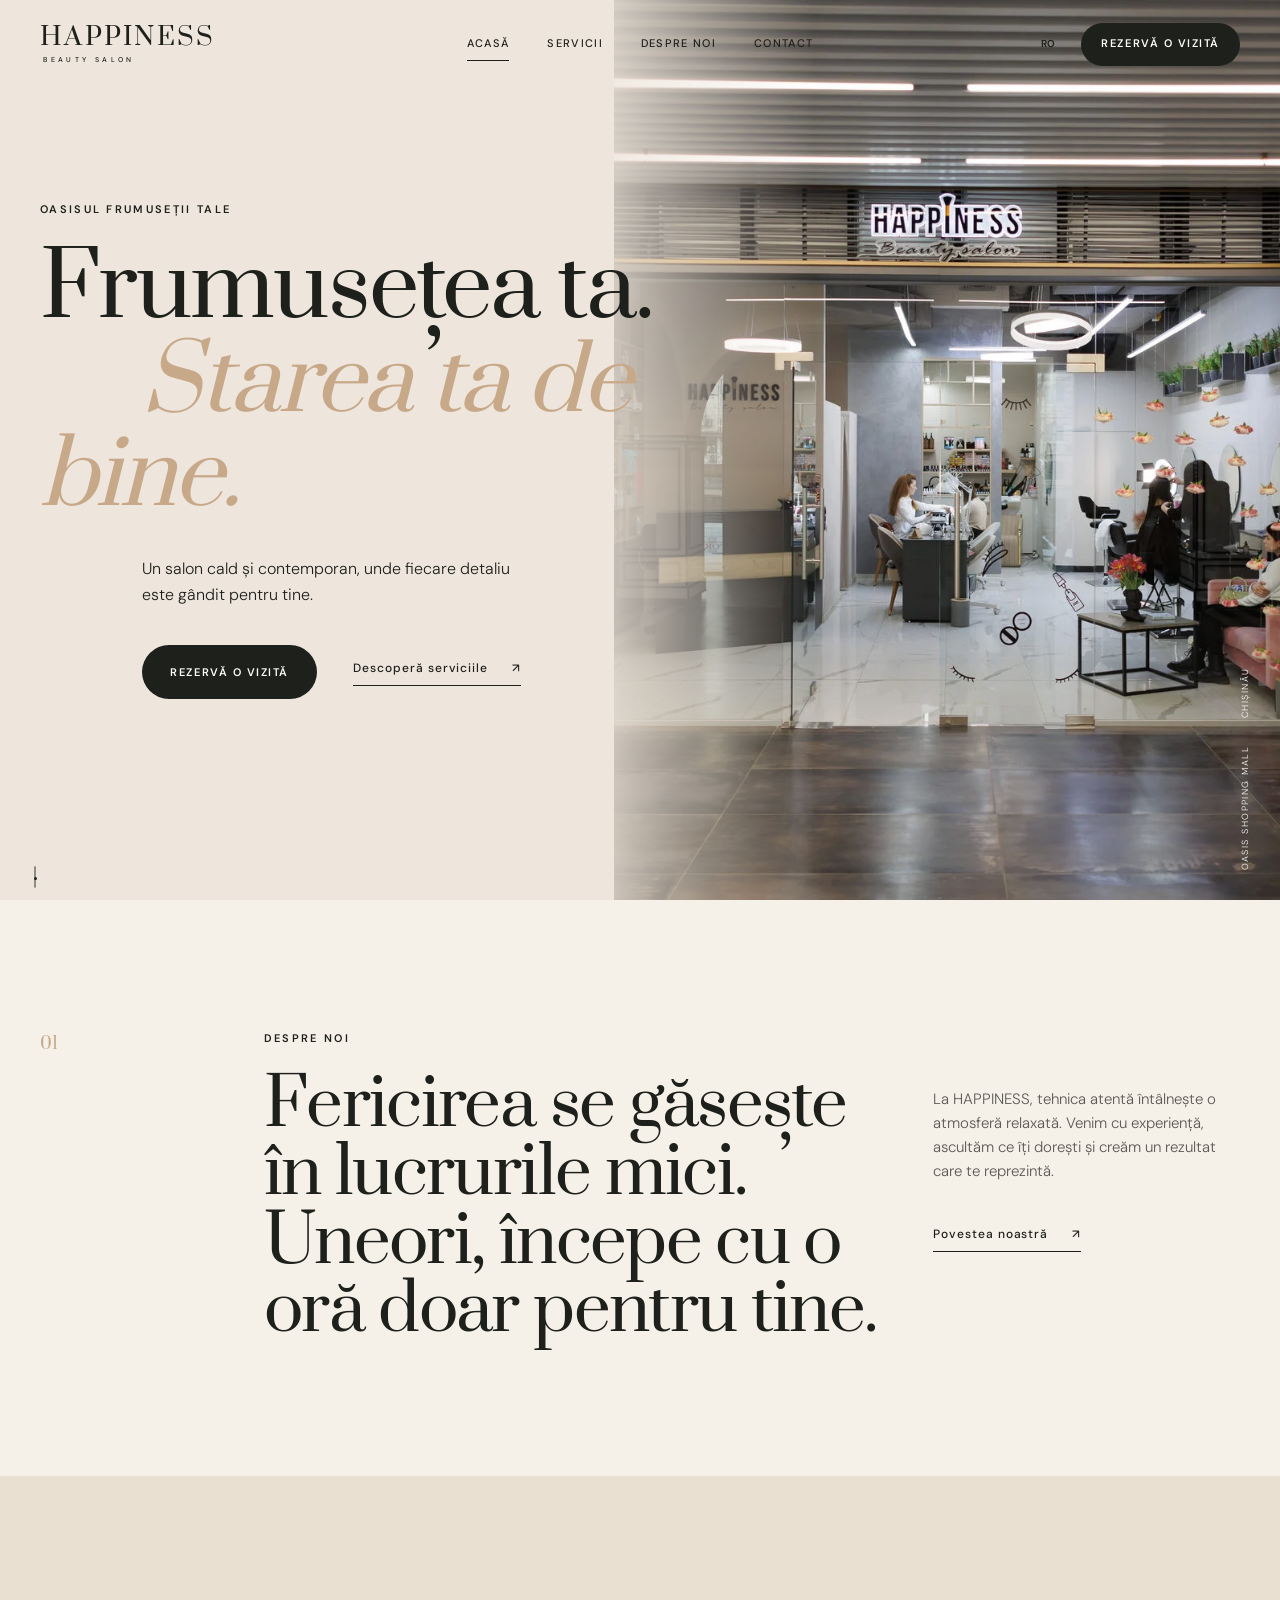
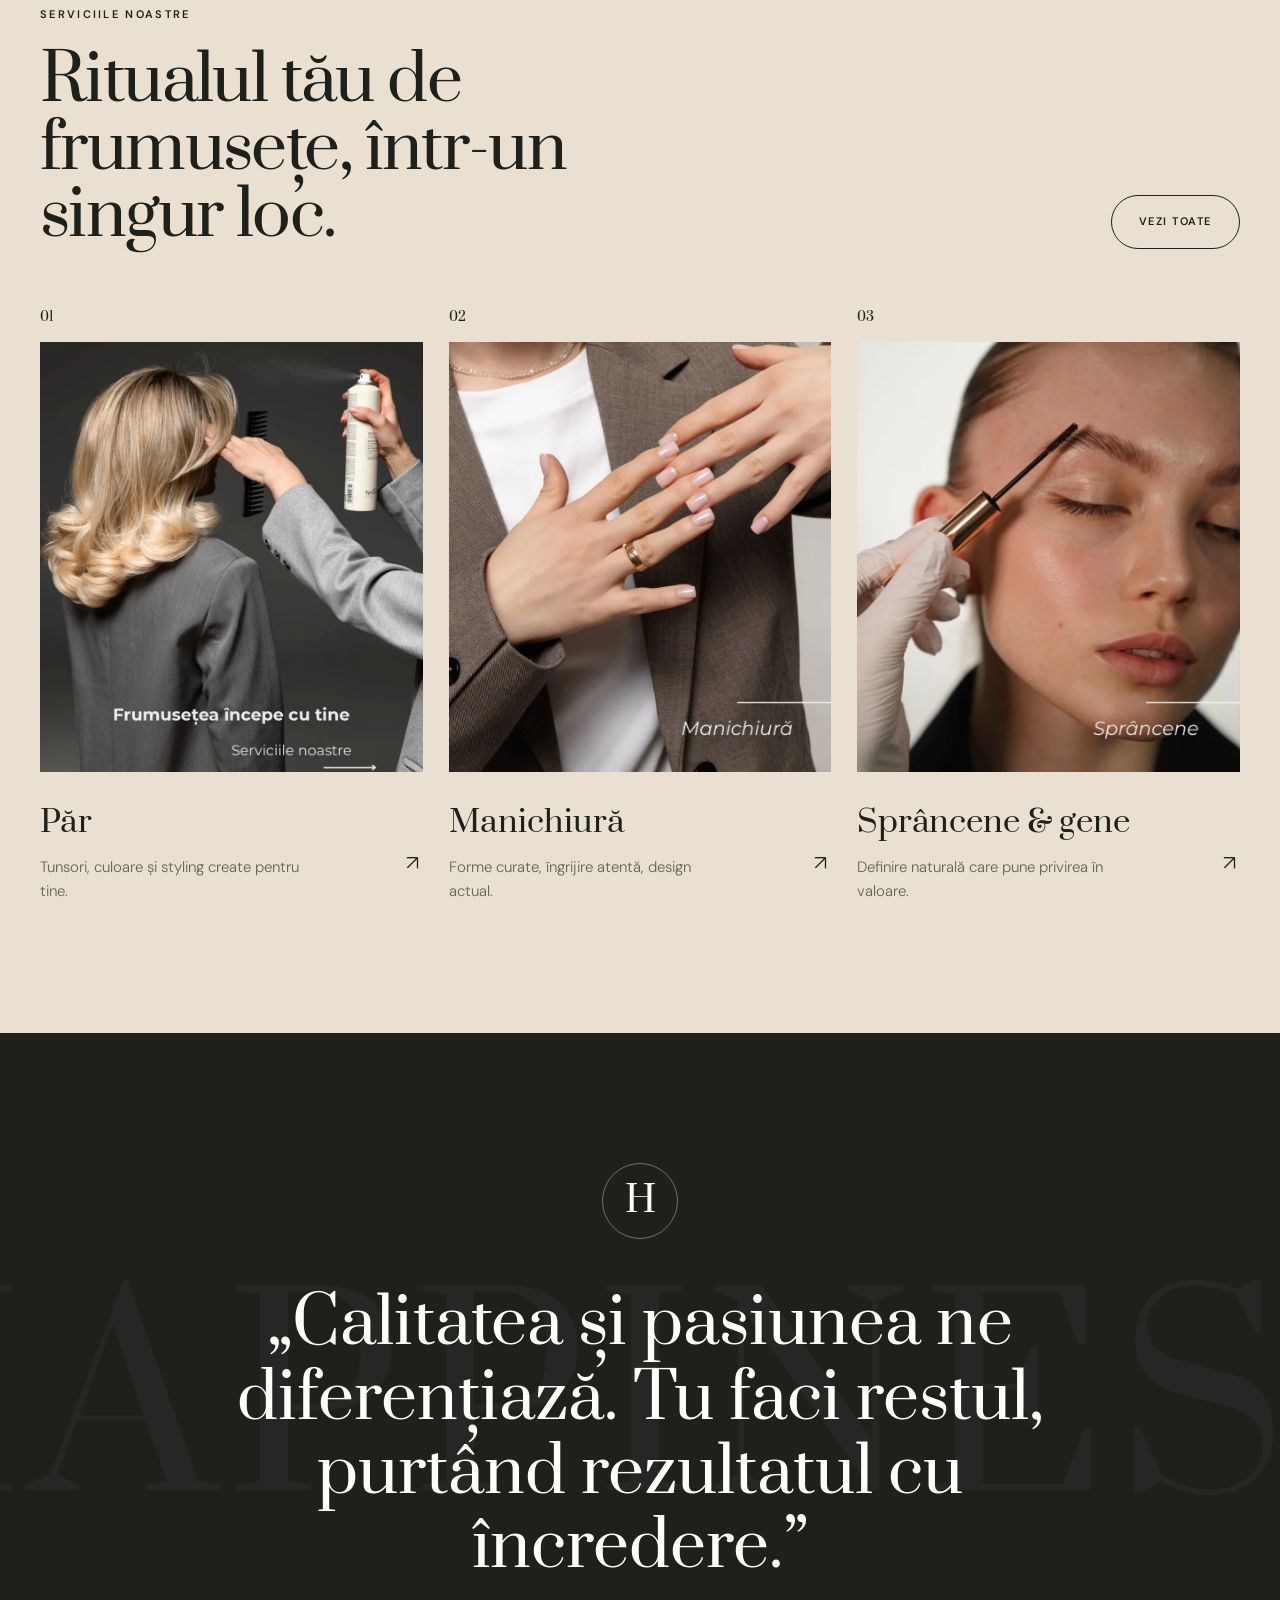
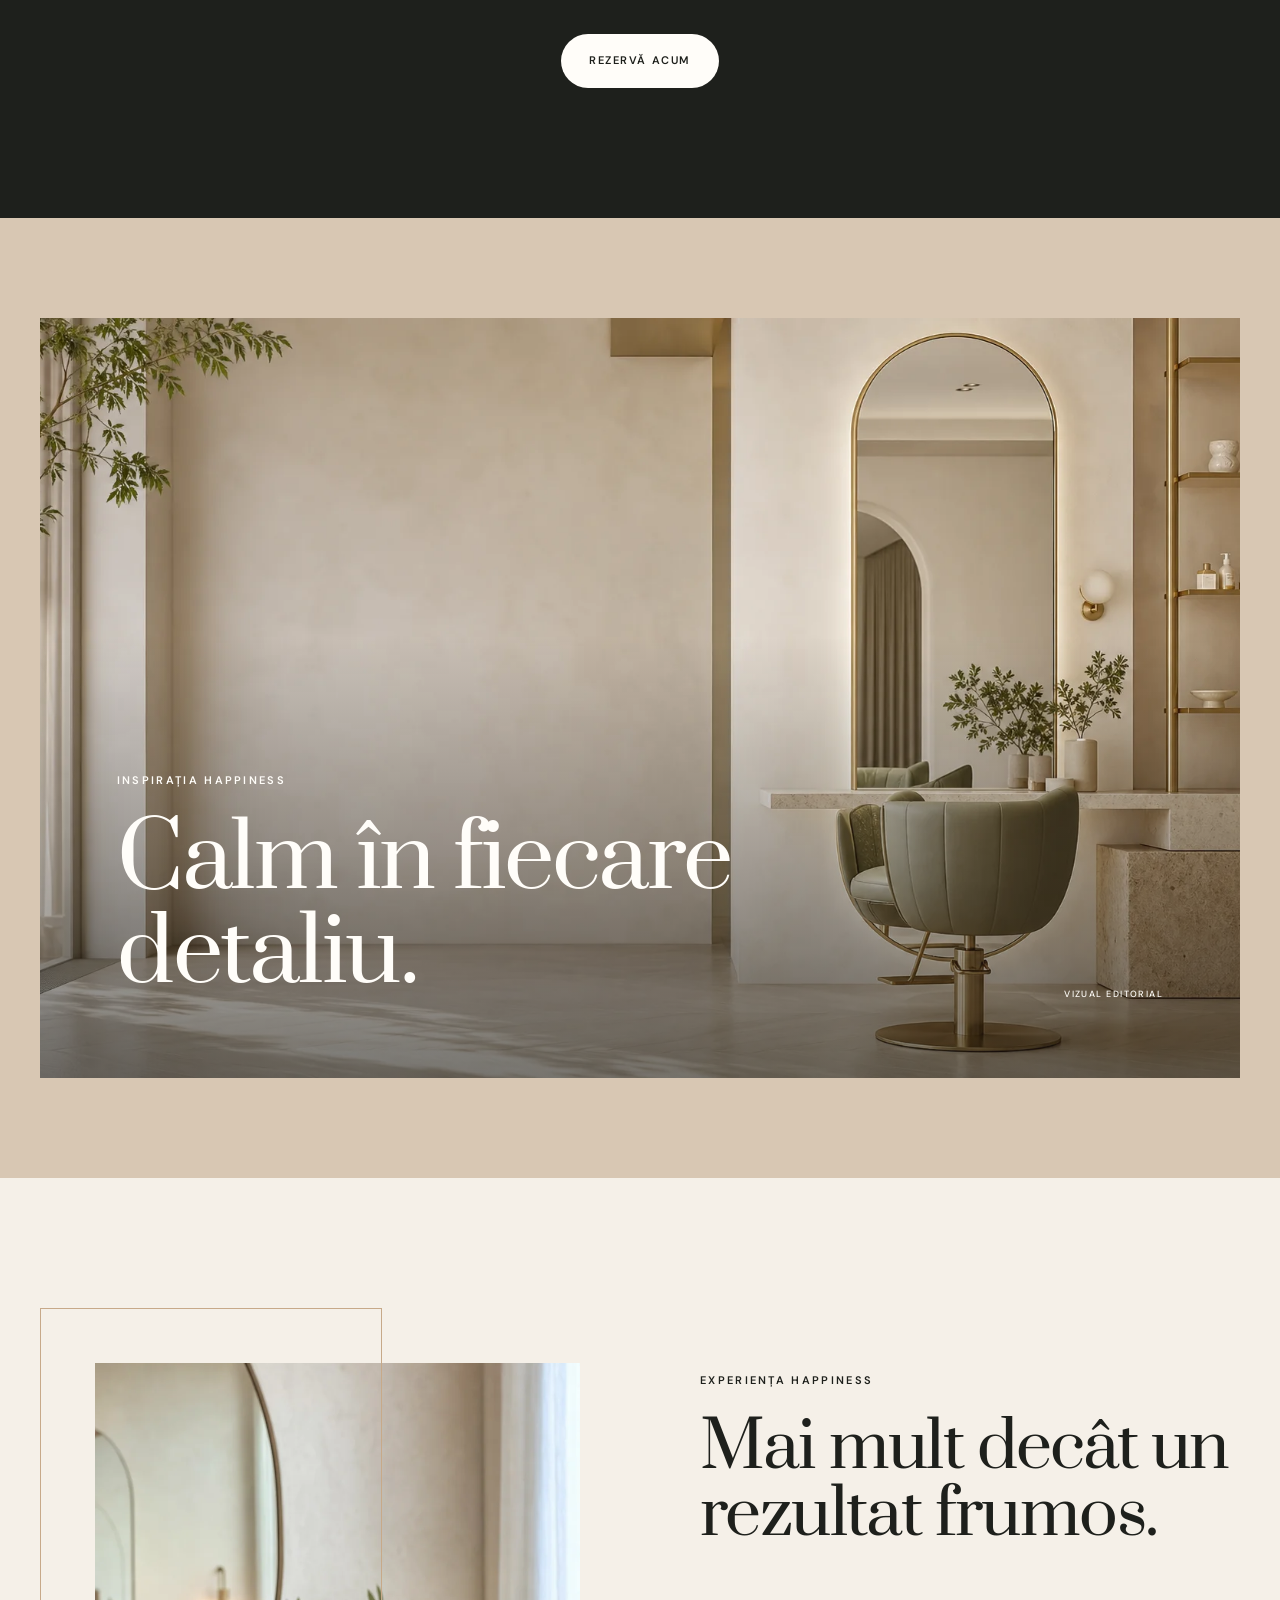
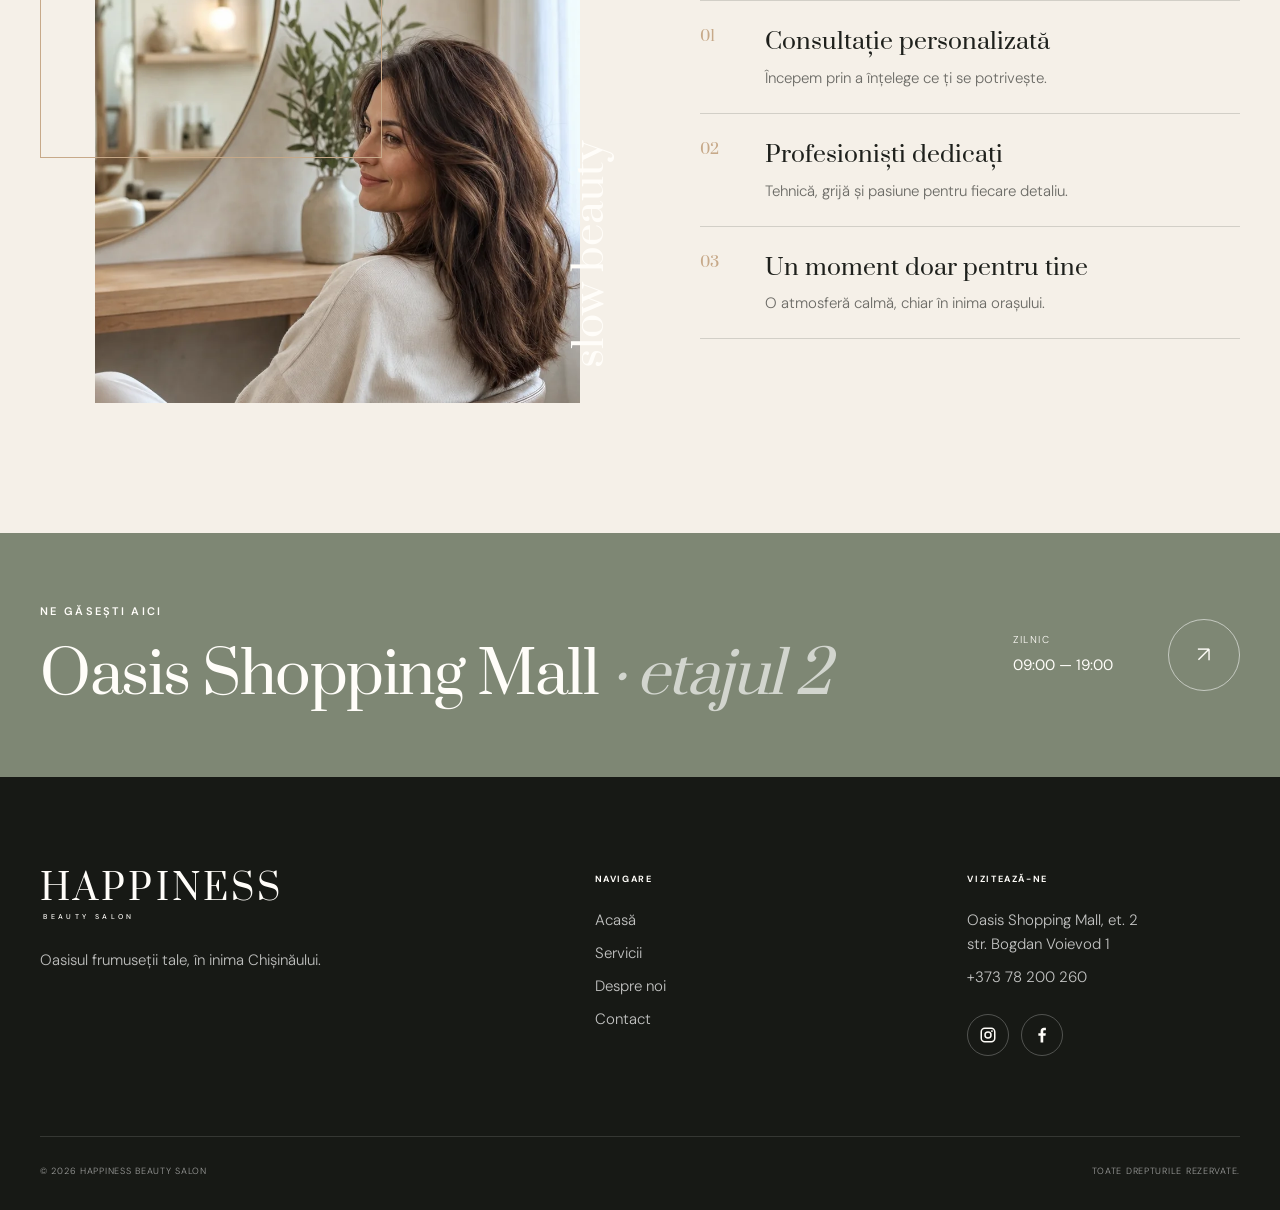
<file: index.html>
<!doctype html>
<html lang="ro">
<head>
  <meta charset="UTF-8">
  <meta name="viewport" content="width=device-width, initial-scale=1">
  <meta name="theme-color" content="#f5f0e8">
  <meta name="color-scheme" content="light only">
  <meta name="robots" content="index, follow, max-image-preview:large">
  <meta name="description" content="HAPPINESS Beauty Salon — servicii de păr, manichiură, sprâncene, gene și make-up în Oasis Shopping Mall, Chișinău.">
  <meta name="keywords" content="salon de frumusețe Chișinău, coafor Chișinău, manichiură Chișinău, pedichiură, sprâncene, gene, make-up, Oasis Shopping Mall">
  <meta property="og:type" content="website">
  <meta property="og:locale" content="ro_MD">
  <meta property="og:site_name" content="HAPPINESS Beauty Salon">
  <meta property="og:title" content="HAPPINESS Beauty Salon — Chișinău">
  <meta property="og:description" content="Păr, manichiură, pedichiură, sprâncene, gene și make-up în Oasis Shopping Mall, Chișinău.">
  <meta name="twitter:card" content="summary">
  <title>HAPPINESS Beauty Salon — Chișinău</title>
  <link rel="icon" href="assets/favicon.svg" type="image/svg+xml">
  <link rel="preconnect" href="https://fonts.googleapis.com">
  <link rel="preconnect" href="https://fonts.gstatic.com" crossorigin>
  <link href="https://fonts.googleapis.com/css2?family=DM+Sans:wght@300;400;500;600&family=Prata&display=swap" rel="stylesheet">
  <link rel="preload" href="assets/images/real/salon-oasis.webp" as="image" type="image/webp" fetchpriority="high">
  <link rel="stylesheet" href="assets/styles.css?v=20260630-5">
  <script src="assets/app.js?v=20260630-5" defer></script>
  <script type="application/ld+json">
  {
    "@context": "https://schema.org",
    "@type": "BeautySalon",
    "name": "HAPPINESS Beauty Salon",
    "description": "Salon de frumusețe în Chișinău pentru servicii de păr, manichiură, pedichiură, sprâncene, gene și make-up.",
    "telephone": "+37378200260",
    "priceRange": "$$",
    "address": {
      "@type": "PostalAddress",
      "streetAddress": "str. Bogdan Voievod 1, Oasis Shopping Mall, etajul 2, boutique 42",
      "addressLocality": "Chișinău",
      "addressCountry": "MD"
    },
    "openingHoursSpecification": {
      "@type": "OpeningHoursSpecification",
      "dayOfWeek": ["Monday", "Tuesday", "Wednesday", "Thursday", "Friday", "Saturday", "Sunday"],
      "opens": "09:00",
      "closes": "19:00"
    },
    "hasMap": "https://maps.app.goo.gl/HsXN5EGFsykcKqus8",
    "sameAs": [
      "https://www.instagram.com/happiness.beauty.salon",
      "https://www.facebook.com/happiness.beauty.md"
    ],
    "knowsLanguage": ["ro", "ru", "en"],
    "makesOffer": [
      {"@type": "Offer", "itemOffered": {"@type": "Service", "name": "Servicii de coafură și îngrijire a părului"}},
      {"@type": "Offer", "itemOffered": {"@type": "Service", "name": "Manichiură și pedichiură"}},
      {"@type": "Offer", "itemOffered": {"@type": "Service", "name": "Stilizare sprâncene și gene"}},
      {"@type": "Offer", "itemOffered": {"@type": "Service", "name": "Make-up"}}
    ]
  }
  </script>
</head>
<body data-page="home">
  <a class="skip-link" href="#main-content">Sari la conținut</a>
  <div id="site-header"></div>

  <main id="main-content">
    <section class="hero">
      <div class="hero-art" aria-hidden="true">
        <img class="hero-photo" src="assets/images/real/salon-oasis.webp" width="1680" height="1120" alt="" fetchpriority="high">
        <div class="hero-orb hero-orb-one"></div>
        <div class="hero-orb hero-orb-two"></div>
        <div class="hero-arch">
          <span class="arch-shine"></span>
          <div class="arch-chair"></div>
          <div class="arch-table"></div>
        </div>
        <div class="hero-caption">
          <span>Oasis Shopping Mall</span>
          <span>Chișinău</span>
        </div>
      </div>
      <div class="hero-content shell">
        <p class="eyebrow reveal" data-i18n="home.eyebrow">Oasisul frumuseții tale</p>
        <h1 class="reveal delay-1"><span data-i18n="home.heroLine1">Frumusețea ta.</span><br><em data-i18n="home.heroLine2">Starea ta de bine.</em></h1>
        <p class="hero-copy reveal delay-2" data-i18n="home.heroCopy">Un salon cald și contemporan, unde fiecare detaliu este gândit pentru tine.</p>
        <div class="hero-actions reveal delay-3">
          <button class="button button-dark" data-booking-open data-i18n="common.book">Rezervă o vizită</button>
          <a class="text-link" href="servicii.html"><span data-i18n="common.exploreServices">Descoperă serviciile</span><i>↗</i></a>
        </div>
      </div>
      <a class="hero-scroll" href="#intro" aria-label="Scroll la conținut"><span></span></a>
    </section>

    <section class="intro section shell" id="intro">
      <div class="section-number">01</div>
      <div class="intro-copy reveal">
        <p class="eyebrow" data-i18n="home.introEyebrow">Despre noi</p>
        <h2 data-i18n="home.introTitle">Fericirea se găsește în lucrurile mici. Uneori, începe cu o oră doar pentru tine.</h2>
      </div>
      <div class="intro-aside reveal">
        <p data-i18n="home.introCopy">La HAPPINESS, tehnica atentă întâlnește o atmosferă relaxată. Venim cu experiență, ascultăm ce îți dorești și creăm un rezultat care te reprezintă.</p>
        <a class="text-link" href="despre.html"><span data-i18n="common.ourStory">Povestea noastră</span><i>↗</i></a>
      </div>
    </section>

    <section class="services-preview section">
      <div class="shell">
        <div class="section-head reveal">
          <div>
            <p class="eyebrow" data-i18n="home.servicesEyebrow">Serviciile noastre</p>
            <h2 data-i18n="home.servicesTitle">Ritualul tău de frumusețe, într-un singur loc.</h2>
          </div>
          <a class="button button-outline" href="servicii.html" data-i18n="common.viewAll">Vezi toate</a>
        </div>
        <div class="service-grid">
          <a class="service-card reveal" href="servicii.html#hair">
            <span class="service-index">01</span>
            <div class="service-visual visual-hair"><img src="assets/images/real/hair.webp" width="864" height="1080" alt="" loading="lazy"></div>
            <h3 data-i18n="services.hairTitle">Păr</h3>
            <p data-i18n="services.hairShort">Tunsori, culoare și styling create pentru tine.</p>
            <i>↗</i>
          </a>
          <a class="service-card reveal delay-1" href="servicii.html#nails">
            <span class="service-index">02</span>
            <div class="service-visual visual-nails"><img src="assets/images/real/nails.webp" width="864" height="1080" alt="" loading="lazy"></div>
            <h3 data-i18n="services.nailsTitle">Manichiură</h3>
            <p data-i18n="services.nailsShort">Forme curate, îngrijire atentă, design actual.</p>
            <i>↗</i>
          </a>
          <a class="service-card reveal delay-2" href="servicii.html#brows">
            <span class="service-index">03</span>
            <div class="service-visual visual-brows"><img src="assets/images/real/brows.webp" width="864" height="1080" alt="" loading="lazy"></div>
            <h3 data-i18n="services.browsTitle">Sprâncene & gene</h3>
            <p data-i18n="services.browsShort">Definire naturală care pune privirea în valoare.</p>
            <i>↗</i>
          </a>
        </div>
      </div>
    </section>

    <section class="manifesto section">
      <div class="manifesto-word" aria-hidden="true">HAPPINESS</div>
      <div class="shell manifesto-inner">
        <div class="manifesto-mark">H</div>
        <blockquote class="reveal" data-i18n="home.quote">„Calitatea și pasiunea ne diferențiază. Tu faci restul, purtând rezultatul cu încredere.”</blockquote>
        <button class="button button-light" data-booking-open data-i18n="common.bookNow">Rezervă acum</button>
      </div>
    </section>

    <section class="salon-showcase section" id="inspiratie">
      <div class="shell">
        <div class="showcase-media reveal">
          <img class="showcase-photo" src="assets/images/hero-salon.webp" width="1586" height="992" alt="" loading="lazy">
          <div class="showcase-copy">
            <p class="eyebrow" data-i18n="home.showcaseEyebrow">Inspirația HAPPINESS</p>
            <h2 data-i18n="home.showcaseTitle">Calm în fiecare detaliu.</h2>
          </div>
          <span class="visual-note" data-i18n="common.editorialVisual">Vizual editorial</span>
        </div>
      </div>
    </section>

    <section class="experience section shell">
      <div class="experience-art reveal">
        <div class="experience-frame">
          <img class="experience-photo" src="assets/images/experience-salon.webp" width="853" height="1844" alt="" loading="lazy">
          <div class="line-face" aria-hidden="true"></div>
          <span data-i18n="home.slowBeauty">slow beauty</span>
        </div>
      </div>
      <div class="experience-copy reveal">
        <p class="eyebrow" data-i18n="home.experienceEyebrow">Experiența HAPPINESS</p>
        <h2 data-i18n="home.experienceTitle">Mai mult decât un rezultat frumos.</h2>
        <ul class="feature-list">
          <li><span>01</span><div><h3 data-i18n="home.feature1Title">Consultație personalizată</h3><p data-i18n="home.feature1Copy">Începem prin a înțelege ce ți se potrivește.</p></div></li>
          <li><span>02</span><div><h3 data-i18n="home.feature2Title">Profesioniști dedicați</h3><p data-i18n="home.feature2Copy">Tehnică, grijă și pasiune pentru fiecare detaliu.</p></div></li>
          <li><span>03</span><div><h3 data-i18n="home.feature3Title">Un moment doar pentru tine</h3><p data-i18n="home.feature3Copy">O atmosferă calmă, chiar în inima orașului.</p></div></li>
        </ul>
      </div>
    </section>

    <section class="visit-strip">
      <div class="shell visit-inner reveal">
        <div>
          <p class="eyebrow" data-i18n="home.visitEyebrow">Ne găsești aici</p>
          <h2>Oasis Shopping Mall <em>· etajul 2</em></h2>
        </div>
        <div class="visit-meta">
          <p><span data-i18n="common.daily">Zilnic</span><strong>09:00 — 19:00</strong></p>
          <a class="round-link" href="contact.html" aria-label="Contact">↗</a>
        </div>
      </div>
    </section>
  </main>

  <div id="site-footer"></div>
</body>
</html>
</file>
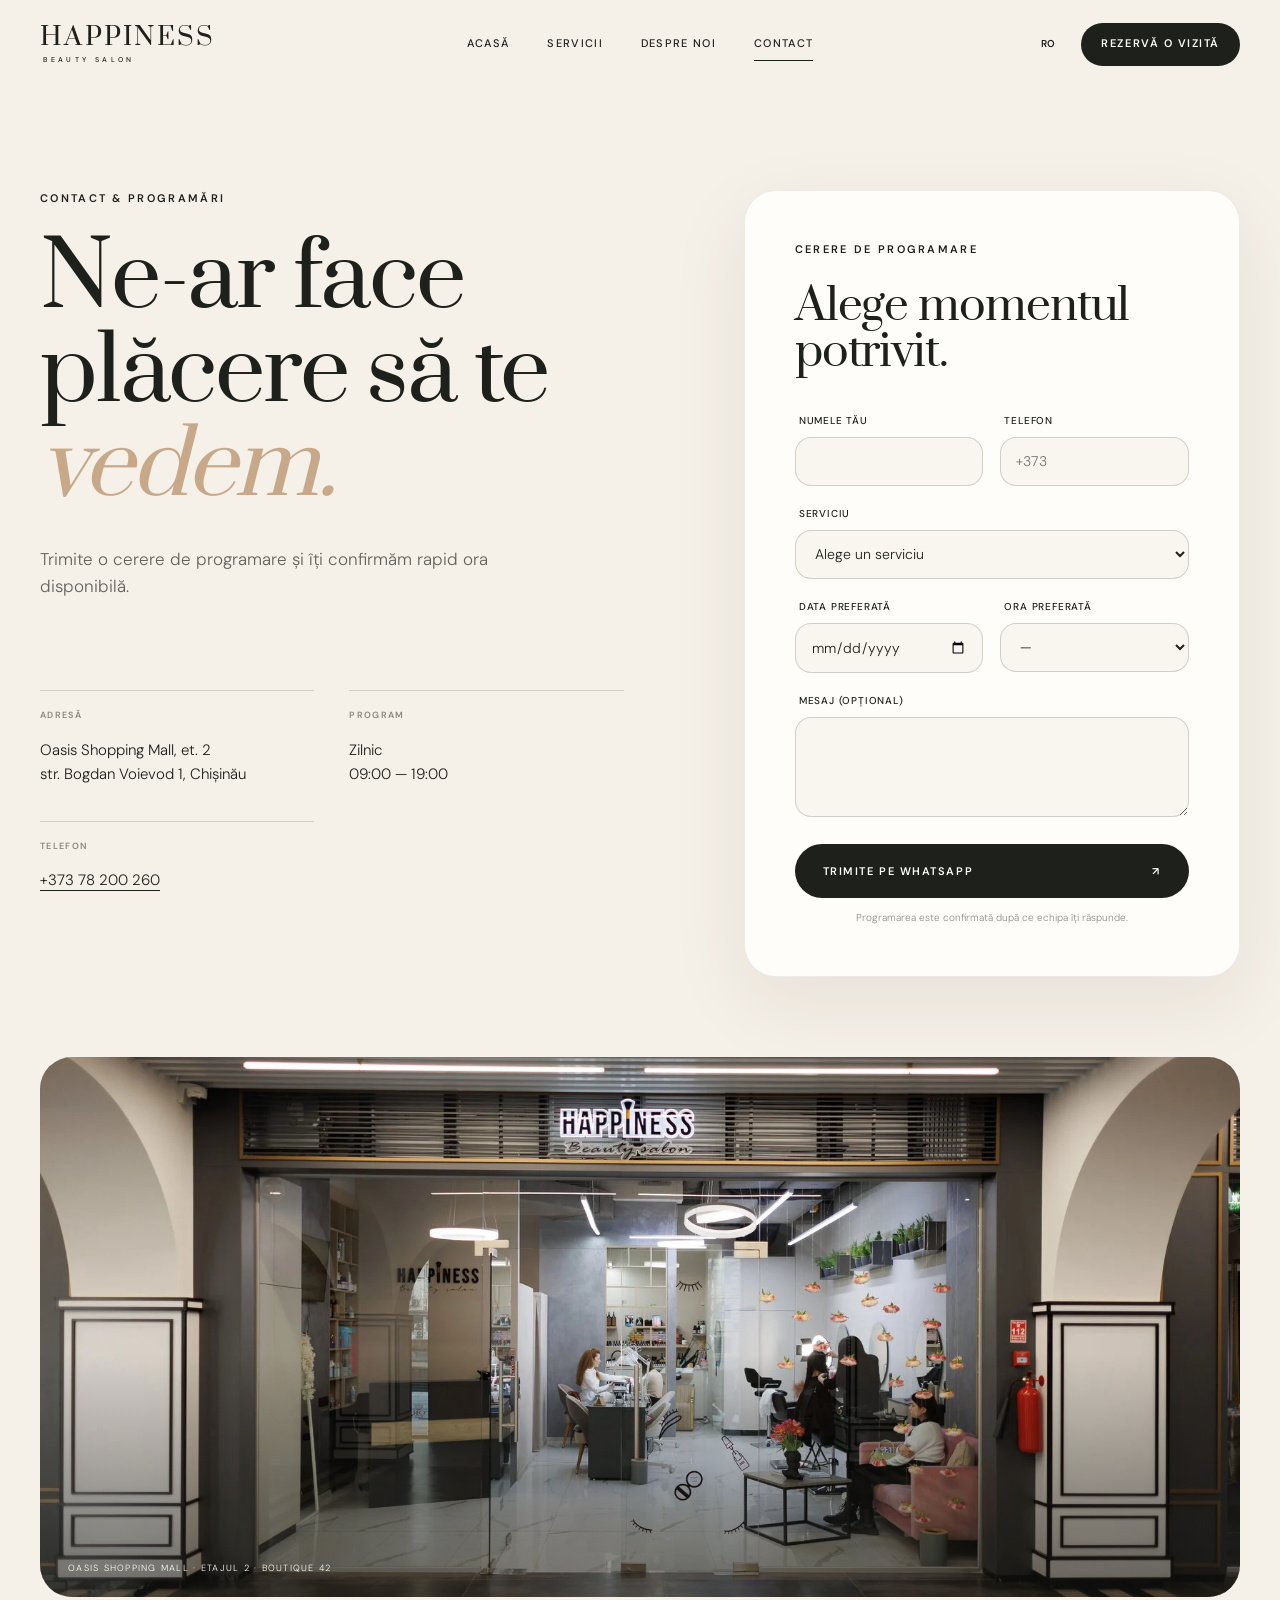
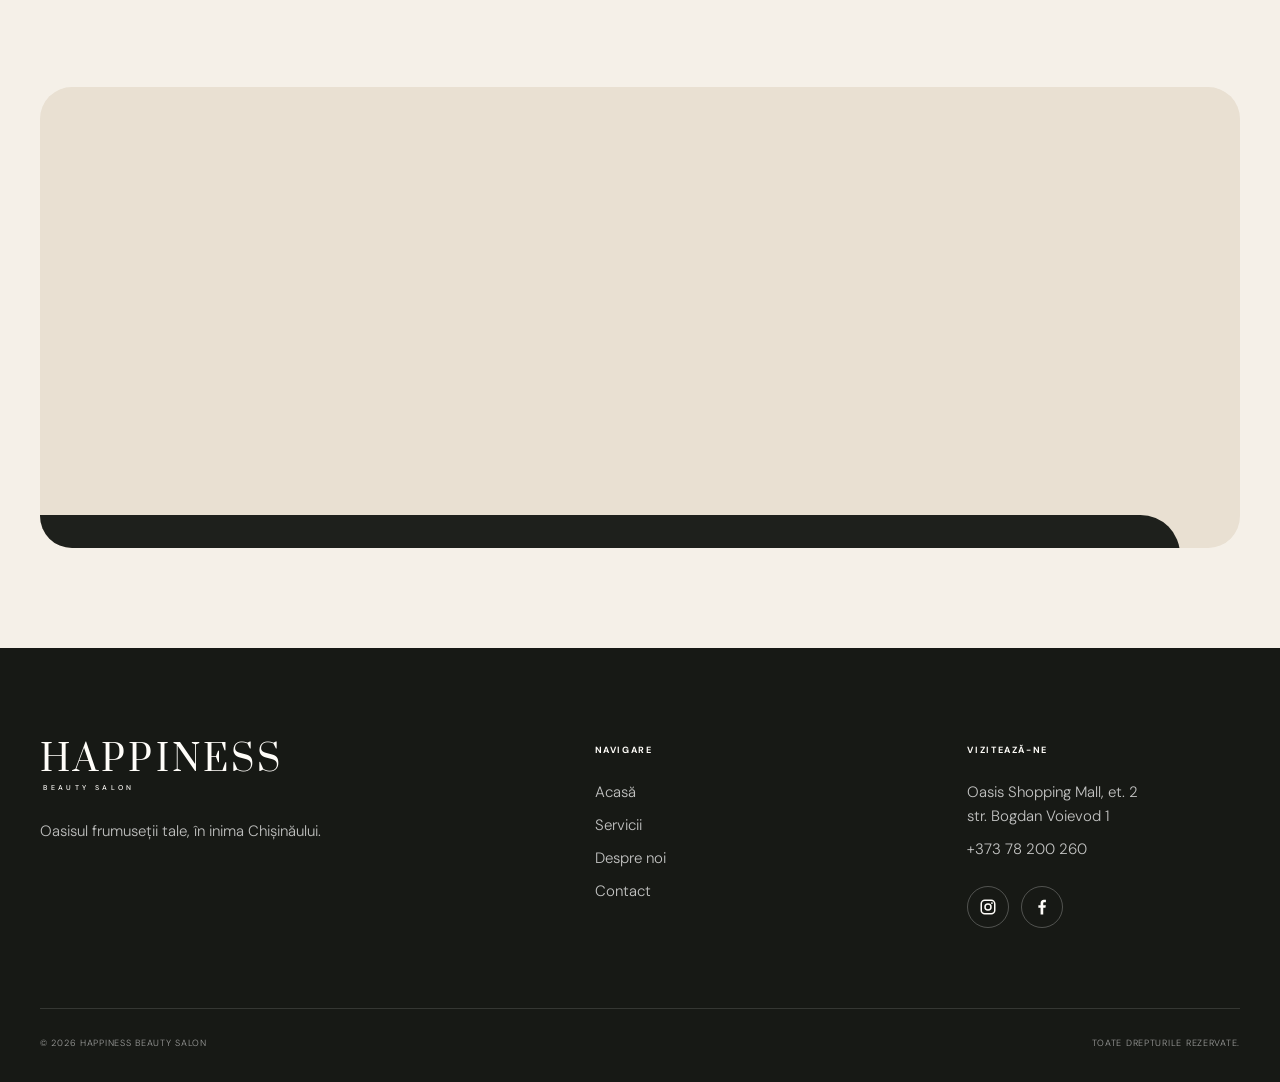
<file: contact.html>
<!doctype html>
<html lang="ro">
<head>
  <meta charset="UTF-8">
  <meta name="viewport" content="width=device-width, initial-scale=1">
  <meta name="theme-color" content="#f5f0e8">
  <meta name="color-scheme" content="light only">
  <meta name="robots" content="index, follow, max-image-preview:large">
  <meta name="description" content="Contact și rezervări HAPPINESS Beauty Salon, Oasis Shopping Mall, Chișinău.">
  <meta name="keywords" content="programare salon Chișinău, contact HAPPINESS Beauty Salon, salon Oasis Shopping Mall, coafor Rîșcani">
  <meta property="og:type" content="website">
  <meta property="og:locale" content="ro_MD">
  <meta property="og:site_name" content="HAPPINESS Beauty Salon">
  <meta property="og:title" content="Contact și programări — HAPPINESS Beauty Salon">
  <meta property="og:description" content="Programează o vizită la HAPPINESS Beauty Salon, Oasis Shopping Mall, etajul 2, Chișinău.">
  <title>Contact & rezervări — HAPPINESS Beauty Salon</title>
  <link rel="icon" href="assets/favicon.svg" type="image/svg+xml">
  <link rel="preconnect" href="https://fonts.googleapis.com">
  <link rel="preconnect" href="https://fonts.gstatic.com" crossorigin>
  <link href="https://fonts.googleapis.com/css2?family=DM+Sans:wght@300;400;500;600&family=Prata&display=swap" rel="stylesheet">
  <link rel="stylesheet" href="assets/styles.css?v=20260630-5">
  <script src="assets/app.js?v=20260630-5" defer></script>
</head>
<body data-page="contact">
  <a class="skip-link" href="#main-content">Sari la conținut</a>
  <div id="site-header"></div>
  <main id="main-content">
    <section class="contact-page shell">
      <div class="contact-intro">
        <p class="eyebrow reveal" data-i18n="contact.eyebrow">Contact & programări</p>
        <h1 class="reveal delay-1" data-i18n="contact.title">Ne-ar face plăcere să te <em>vedem.</em></h1>
        <p class="page-lead reveal delay-2" data-i18n="contact.lead">Trimite o cerere de programare și îți confirmăm rapid ora disponibilă.</p>
        <div class="contact-details reveal delay-3">
          <div><span data-i18n="contact.addressLabel">Adresă</span><p>Oasis Shopping Mall, et. 2<br>str. Bogdan Voievod 1, Chișinău</p></div>
          <div><span data-i18n="contact.hoursLabel">Program</span><p><span data-i18n="common.daily">Zilnic</span><br>09:00 — 19:00</p></div>
          <div><span data-i18n="contact.phoneLabel">Telefon</span><p><a href="tel:+37378200260">+373 78 200 260</a></p></div>
        </div>
      </div>
      <div class="booking-card reveal delay-2" id="programare">
        <p class="eyebrow" data-i18n="booking.eyebrow">Cerere de programare</p>
        <h2 data-i18n="booking.title">Alege momentul potrivit.</h2>
        <form class="booking-form" data-booking-form>
          <div class="field-row">
            <label><span data-i18n="booking.name">Numele tău</span><input name="name" type="text" autocomplete="name" required></label>
            <label><span data-i18n="booking.phone">Telefon</span><input name="phone" type="tel" autocomplete="tel" placeholder="+373" required></label>
          </div>
          <label><span data-i18n="booking.service">Serviciu</span>
            <select name="service" required data-service-select>
              <option value="" data-i18n="booking.choose">Alege un serviciu</option>
              <option value="hair" data-i18n="services.hairTitle">Păr</option>
              <option value="nails" data-i18n="services.nailsFullTitle">Manichiură & pedichiură</option>
              <option value="brows" data-i18n="services.browsFullTitle">Sprâncene & gene</option>
              <option value="makeup" data-i18n="services.makeupTitle">Make-up</option>
            </select>
          </label>
          <div class="field-row">
            <label><span data-i18n="booking.date">Data preferată</span><input name="date" type="date" required></label>
            <label><span data-i18n="booking.time">Ora preferată</span><select name="time" required><option value="">—</option><option>09:00</option><option>10:00</option><option>11:00</option><option>12:00</option><option>13:00</option><option>14:00</option><option>15:00</option><option>16:00</option><option>17:00</option><option>18:00</option></select></label>
          </div>
          <label><span data-i18n="booking.note">Mesaj (opțional)</span><textarea name="note" rows="3"></textarea></label>
          <button class="button button-dark button-full" type="submit"><span data-i18n="booking.send">Trimite pe WhatsApp</span><i>↗</i></button>
          <p class="form-note" data-i18n="booking.noteConfirm">Programarea este confirmată după ce echipa îți răspunde.</p>
        </form>
      </div>
      <figure class="contact-salon-photo reveal">
        <img src="assets/images/real/salon-oasis.webp" width="1680" height="1120" alt="Intrarea reală a HAPPINESS Beauty Salon din Oasis Shopping Mall">
        <figcaption>Oasis Shopping Mall · etajul 2 · boutique 42</figcaption>
      </figure>
    </section>
    <section class="map-section">
      <iframe title="HAPPINESS Beauty Salon pe hartă" src="https://www.google.com/maps?q=HAPPINESS%20Beauty%20Salon%20Oasis%20Shopping%20Mall%20Chisinau&output=embed" loading="lazy" referrerpolicy="no-referrer-when-downgrade"></iframe>
      <a class="map-card" href="https://maps.app.goo.gl/HsXN5EGFsykcKqus8" target="_blank" rel="noopener">
        <span data-i18n="contact.openMaps">Deschide în Google Maps</span><i>↗</i>
      </a>
    </section>
  </main>
  <div id="site-footer"></div>
</body>
</html>
</file>
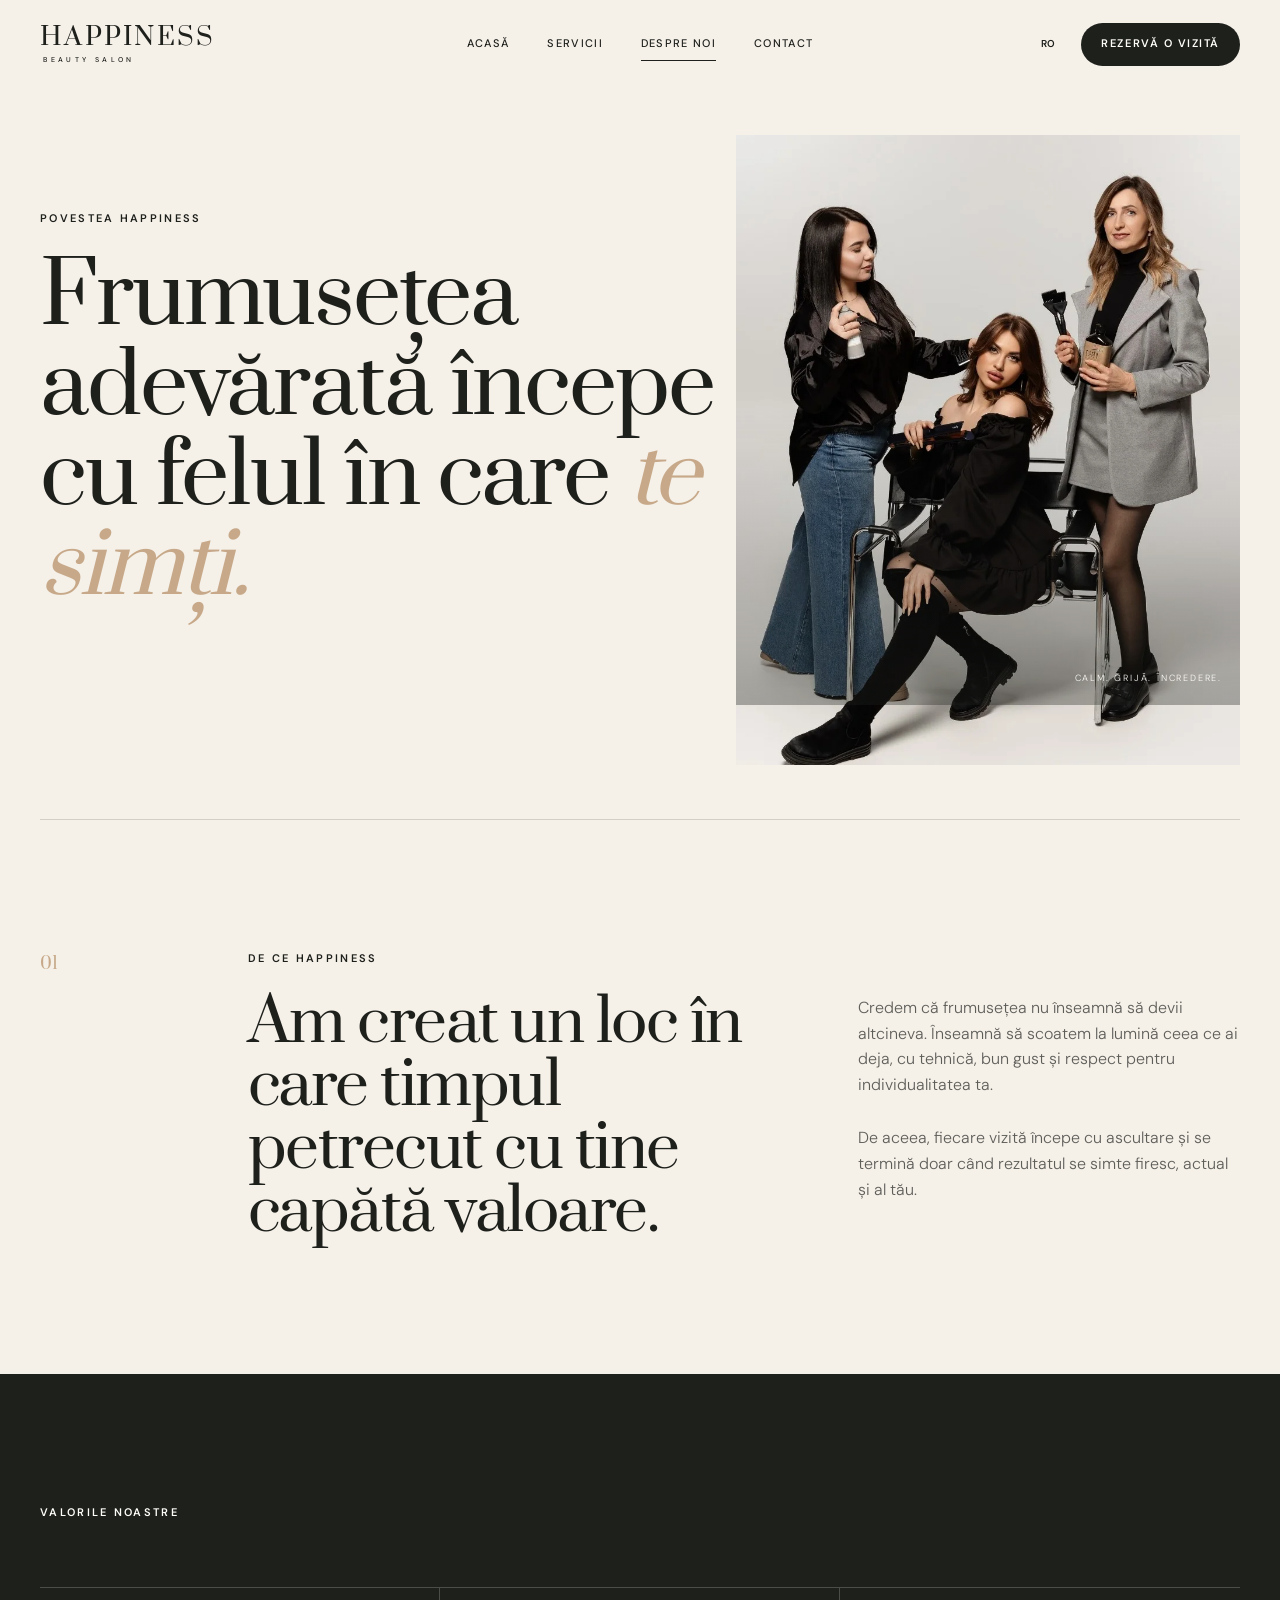
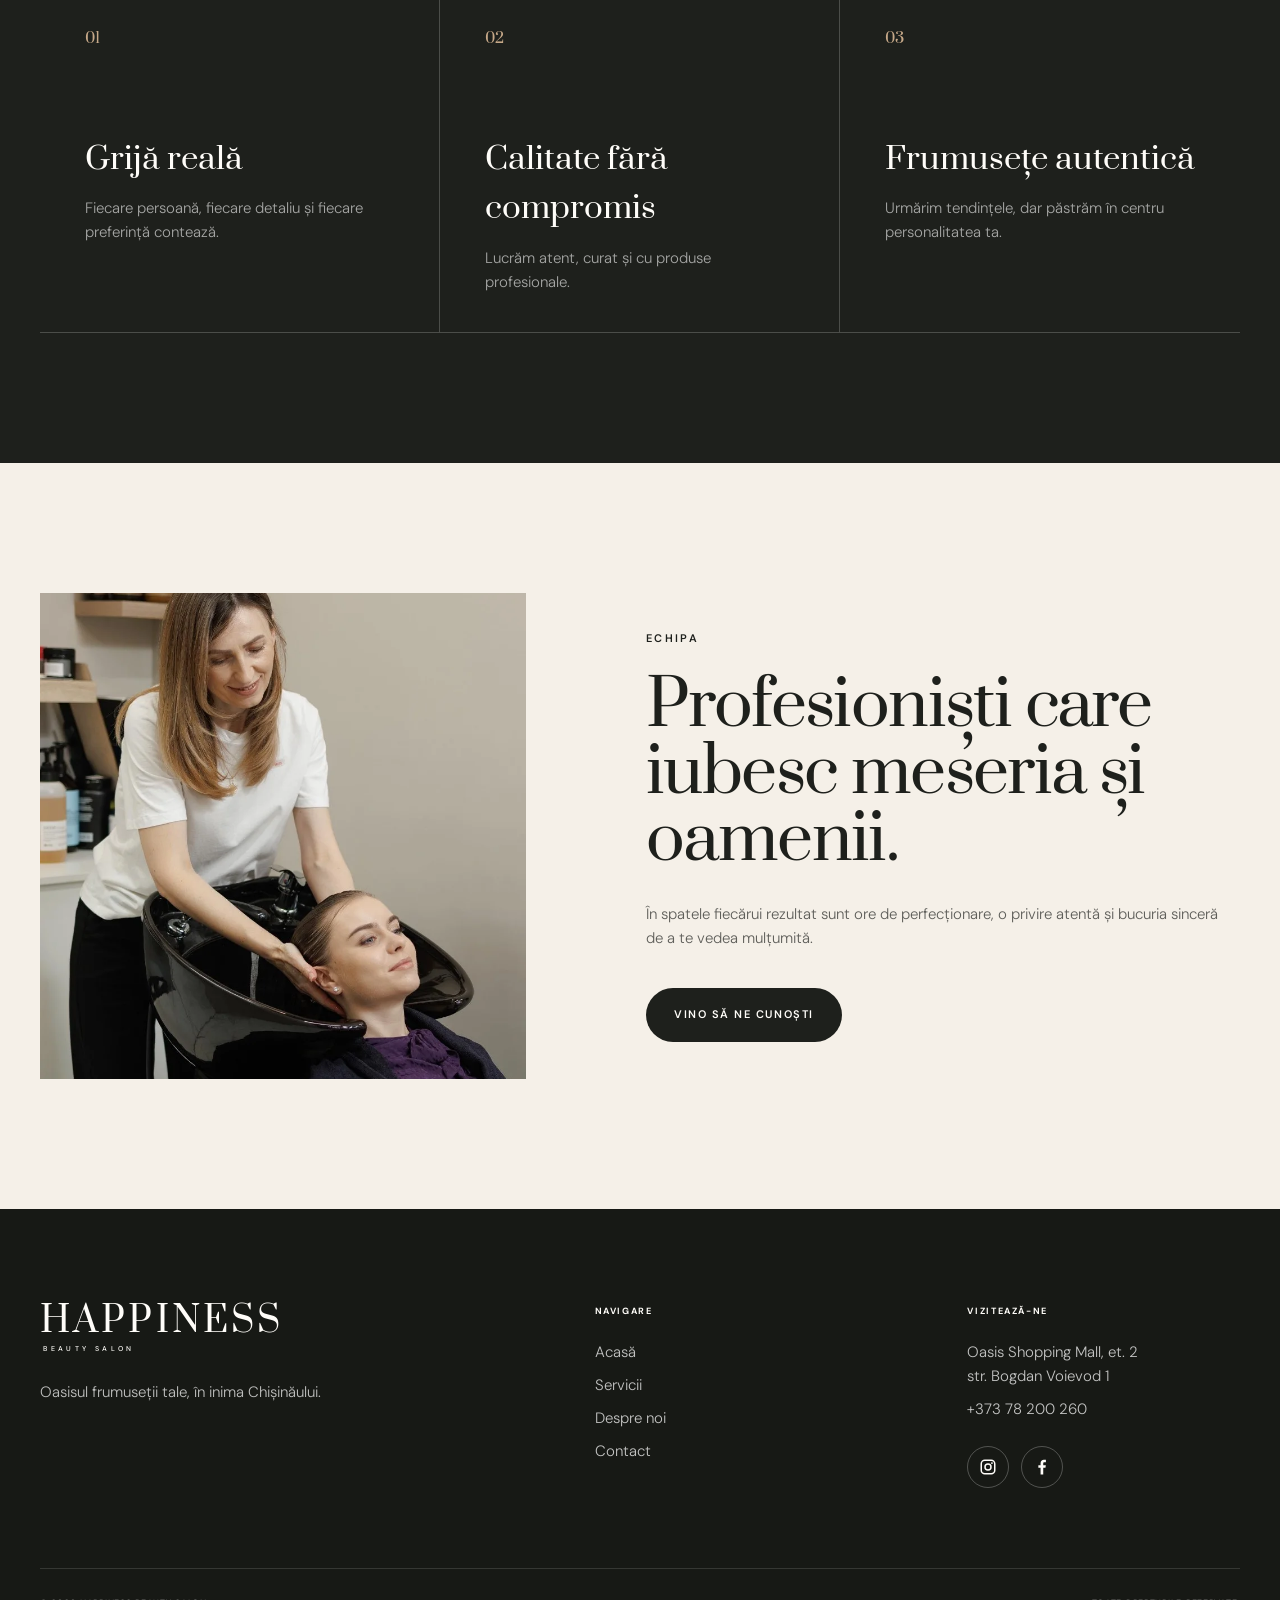
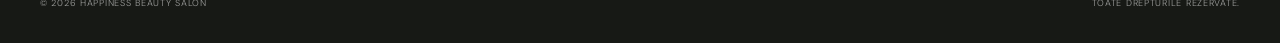
<file: despre.html>
<!doctype html>
<html lang="ro">
<head>
  <meta charset="UTF-8">
  <meta name="viewport" content="width=device-width, initial-scale=1">
  <meta name="theme-color" content="#f5f0e8">
  <meta name="color-scheme" content="light only">
  <meta name="robots" content="index, follow, max-image-preview:large">
  <meta name="description" content="Descoperă povestea și filosofia HAPPINESS Beauty Salon din Chișinău.">
  <meta name="keywords" content="HAPPINESS Beauty Salon Chișinău, echipă salon frumusețe, salon Oasis Shopping Mall">
  <meta property="og:type" content="website">
  <meta property="og:locale" content="ro_MD">
  <meta property="og:site_name" content="HAPPINESS Beauty Salon">
  <meta property="og:title" content="Despre noi — HAPPINESS Beauty Salon">
  <meta property="og:description" content="Descoperă echipa, valorile și povestea HAPPINESS Beauty Salon din Chișinău.">
  <title>Despre noi — HAPPINESS Beauty Salon</title>
  <link rel="icon" href="assets/favicon.svg" type="image/svg+xml">
  <link rel="preconnect" href="https://fonts.googleapis.com">
  <link rel="preconnect" href="https://fonts.gstatic.com" crossorigin>
  <link href="https://fonts.googleapis.com/css2?family=DM+Sans:wght@300;400;500;600&family=Prata&display=swap" rel="stylesheet">
  <link rel="stylesheet" href="assets/styles.css?v=20260630-5">
  <script src="assets/app.js?v=20260630-5" defer></script>
</head>
<body data-page="about">
  <a class="skip-link" href="#main-content">Sari la conținut</a>
  <div id="site-header"></div>
  <main id="main-content">
    <section class="page-hero about-hero shell">
      <p class="eyebrow reveal" data-i18n="about.eyebrow">Povestea HAPPINESS</p>
      <h1 class="reveal delay-1" data-i18n="about.title">Frumusețea adevărată începe cu felul în care <em>te simți.</em></h1>
      <div class="about-hero-art">
        <img src="assets/images/real/team.webp" width="864" height="1080" alt="Echipa HAPPINESS Beauty Salon">
        <span>H</span>
        <p data-i18n="about.artNote">Calm. Grijă. Încredere.</p>
      </div>
    </section>

    <section class="story section shell">
      <div class="section-number">01</div>
      <div class="story-title reveal">
        <p class="eyebrow" data-i18n="about.whyEyebrow">De ce HAPPINESS</p>
        <h2 data-i18n="about.whyTitle">Am creat un loc în care timpul petrecut cu tine capătă valoare.</h2>
      </div>
      <div class="story-copy reveal">
        <p data-i18n="about.p1">Credem că frumusețea nu înseamnă să devii altcineva. Înseamnă să scoatem la lumină ceea ce ai deja, cu tehnică, bun gust și respect pentru individualitatea ta.</p>
        <p data-i18n="about.p2">De aceea, fiecare vizită începe cu ascultare și se termină doar când rezultatul se simte firesc, actual și al tău.</p>
      </div>
    </section>

    <section class="values section">
      <div class="shell">
        <p class="eyebrow reveal" data-i18n="about.valuesEyebrow">Valorile noastre</p>
        <div class="values-grid">
          <article class="reveal"><span>01</span><h3 data-i18n="about.value1Title">Grijă reală</h3><p data-i18n="about.value1Copy">Fiecare persoană, fiecare detaliu și fiecare preferință contează.</p></article>
          <article class="reveal delay-1"><span>02</span><h3 data-i18n="about.value2Title">Calitate fără compromis</h3><p data-i18n="about.value2Copy">Lucrăm atent, curat și cu produse profesionale.</p></article>
          <article class="reveal delay-2"><span>03</span><h3 data-i18n="about.value3Title">Frumusețe autentică</h3><p data-i18n="about.value3Copy">Urmărim tendințele, dar păstrăm în centru personalitatea ta.</p></article>
        </div>
      </div>
    </section>

    <section class="team-note section shell">
      <div class="team-monogram"><img src="assets/images/real/hair-care.webp" width="864" height="1080" alt="Îngrijire profesională a părului la HAPPINESS" loading="lazy"></div>
      <div class="reveal">
        <p class="eyebrow" data-i18n="about.teamEyebrow">Echipa</p>
        <h2 data-i18n="about.teamTitle">Profesioniști care iubesc meseria și oamenii.</h2>
        <p data-i18n="about.teamCopy">În spatele fiecărui rezultat sunt ore de perfecționare, o privire atentă și bucuria sinceră de a te vedea mulțumită.</p>
        <button class="button button-dark" data-booking-open data-i18n="common.meetUs">Vino să ne cunoști</button>
      </div>
    </section>
  </main>
  <div id="site-footer"></div>
</body>
</html>
</file>
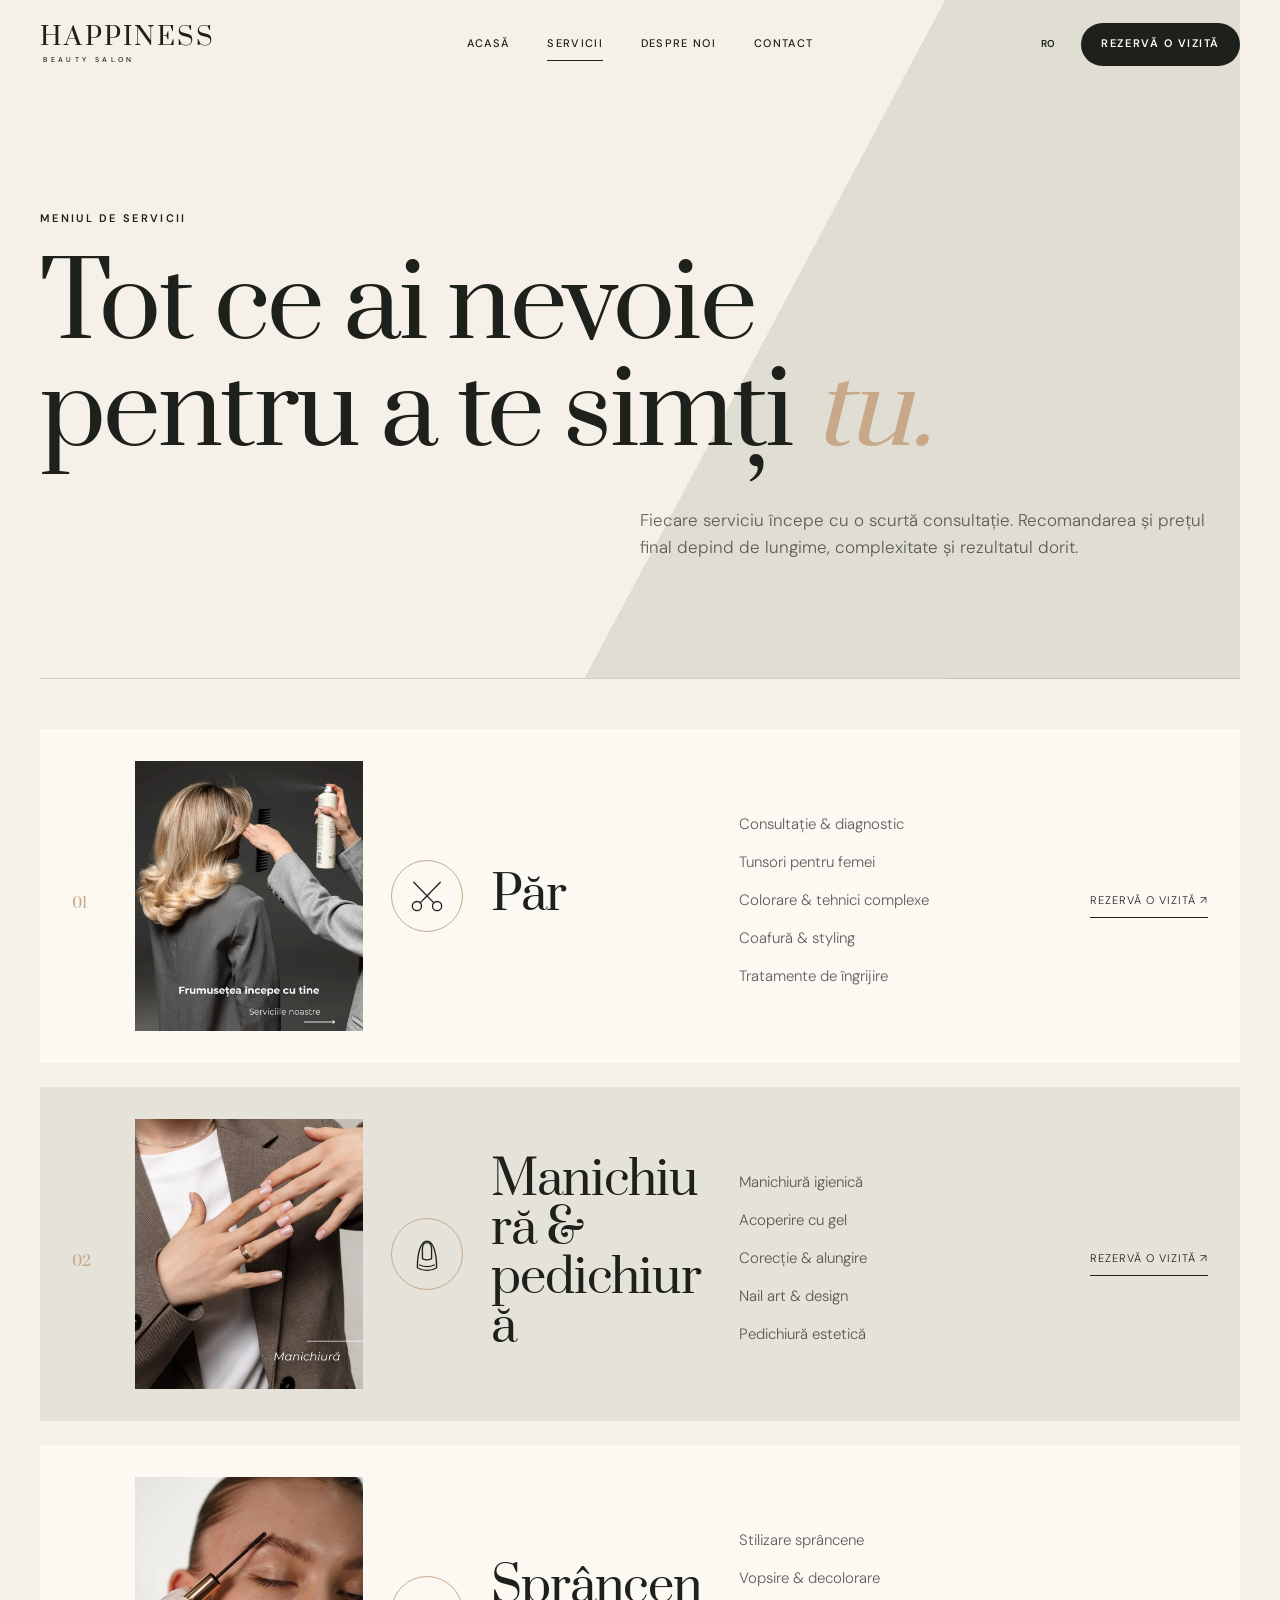
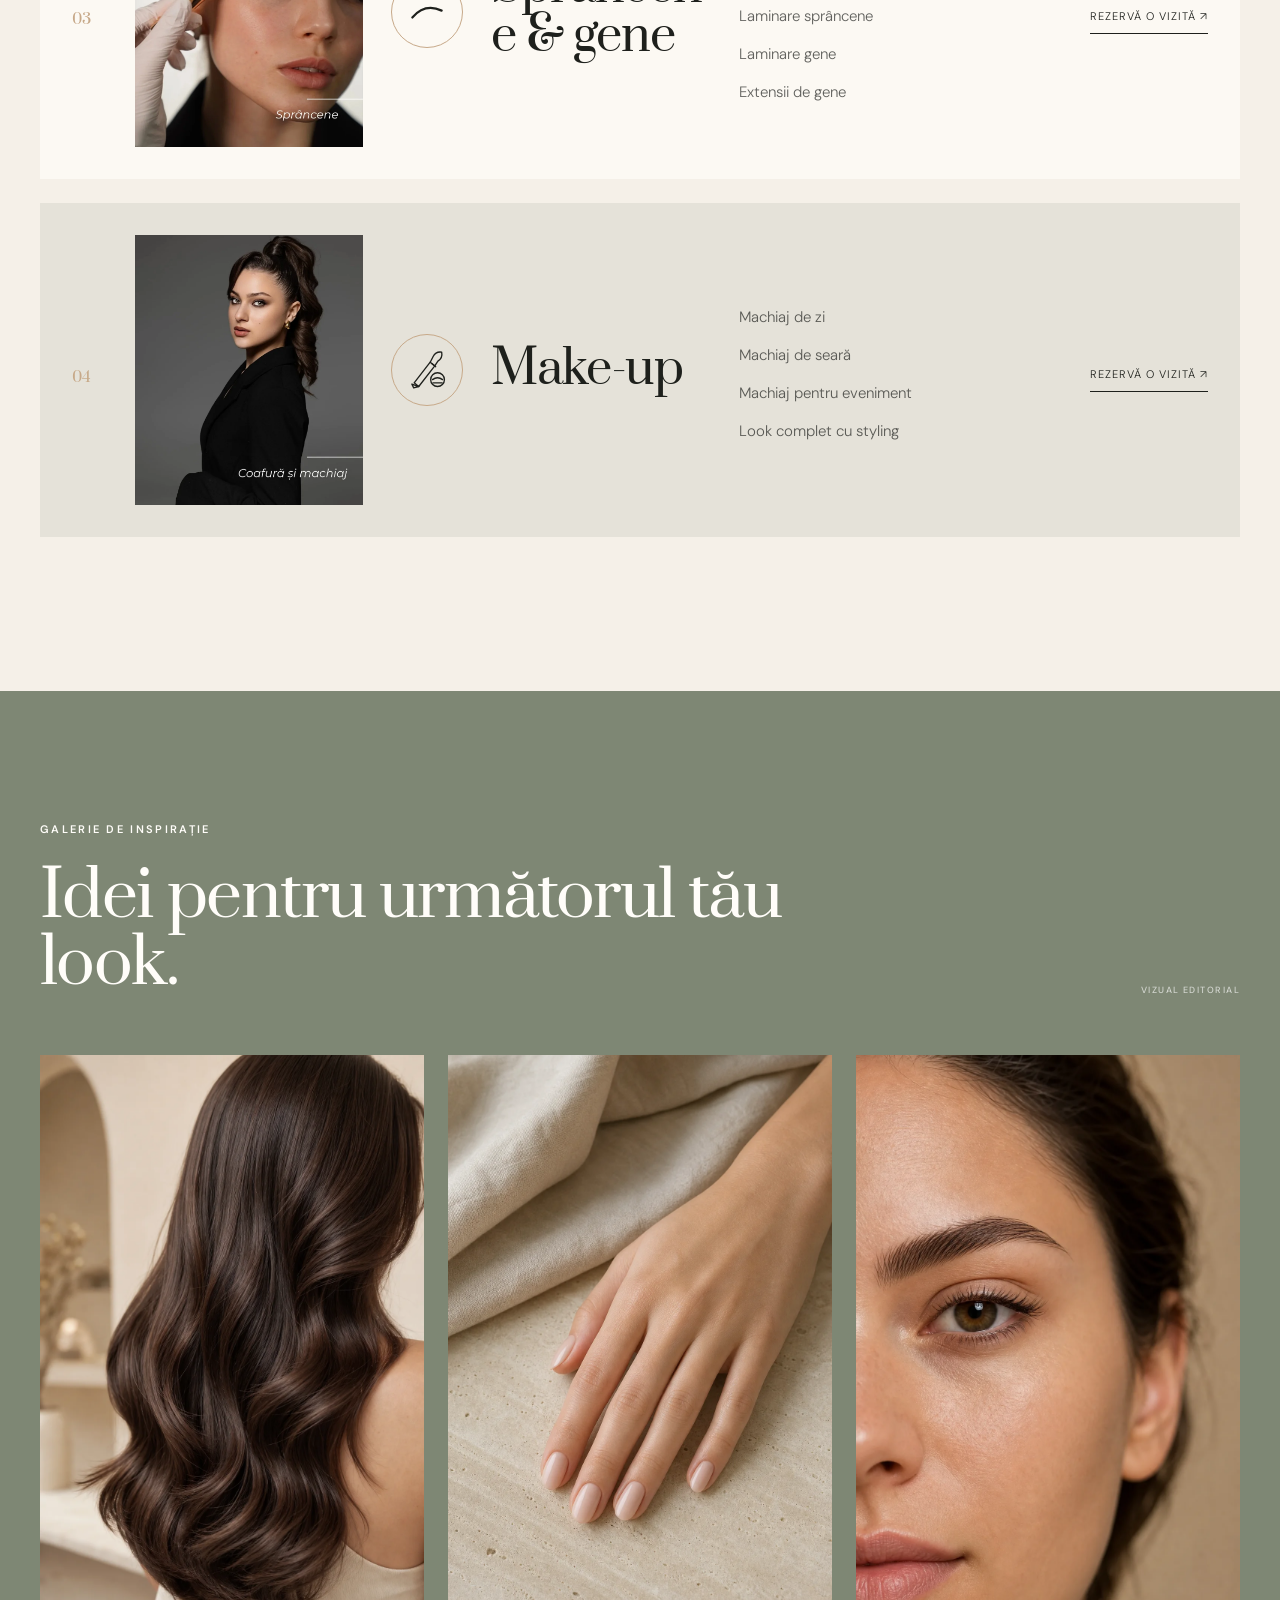
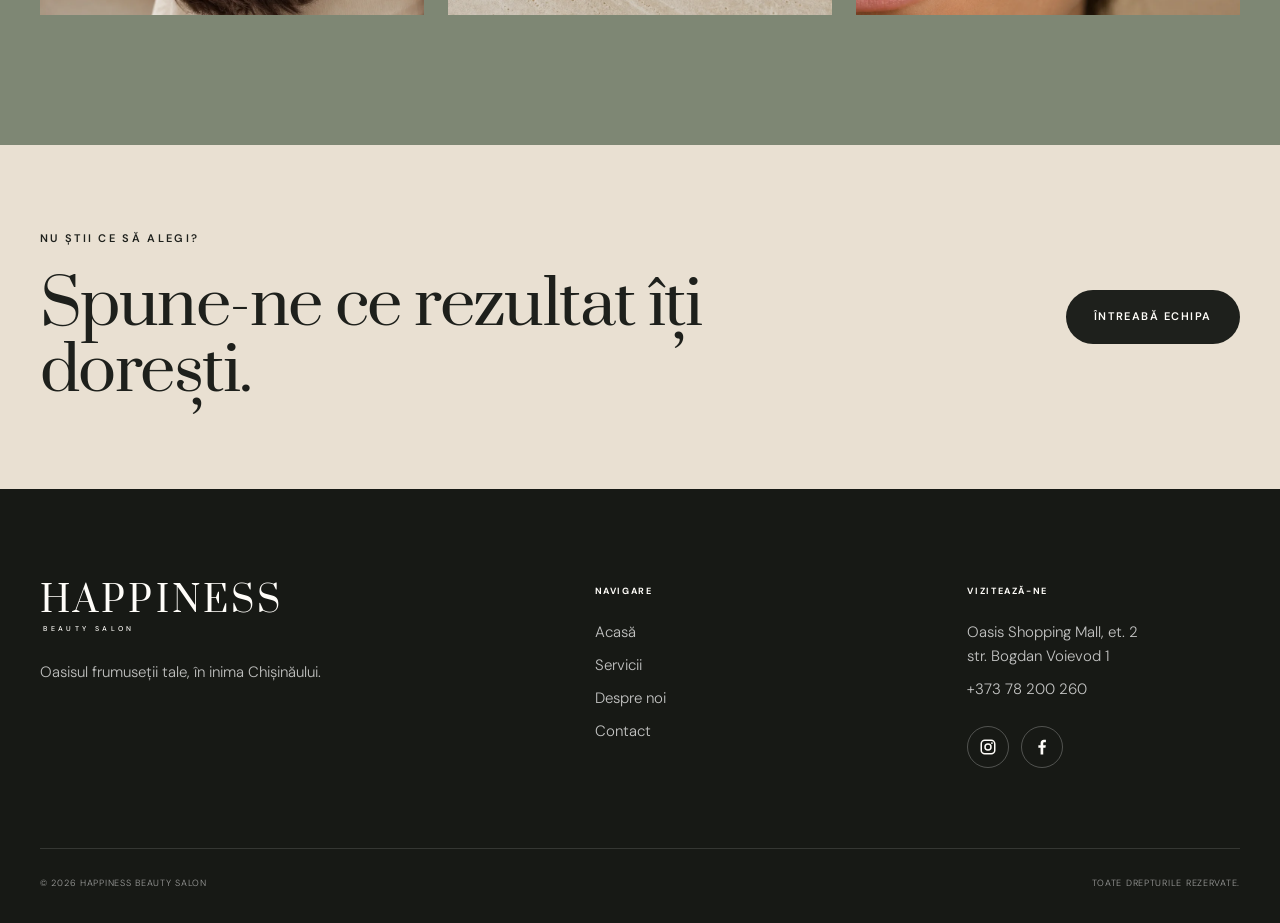
<file: servicii.html>
<!doctype html>
<html lang="ro">
<head>
  <meta charset="UTF-8">
  <meta name="viewport" content="width=device-width, initial-scale=1">
  <meta name="theme-color" content="#f5f0e8">
  <meta name="color-scheme" content="light only">
  <meta name="robots" content="index, follow, max-image-preview:large">
  <meta name="description" content="Servicii HAPPINESS Beauty Salon: păr, manichiură, pedichiură, sprâncene, gene și make-up în Chișinău.">
  <meta name="keywords" content="servicii salon Chișinău, coafor, vopsire păr, manichiură, pedichiură, laminare sprâncene, extensii gene, make-up">
  <meta property="og:type" content="website">
  <meta property="og:locale" content="ro_MD">
  <meta property="og:site_name" content="HAPPINESS Beauty Salon">
  <meta property="og:title" content="Servicii — HAPPINESS Beauty Salon">
  <meta property="og:description" content="Descoperă serviciile de păr, manichiură, pedichiură, sprâncene, gene și make-up în Chișinău.">
  <title>Servicii — HAPPINESS Beauty Salon</title>
  <link rel="icon" href="assets/favicon.svg" type="image/svg+xml">
  <link rel="preconnect" href="https://fonts.googleapis.com">
  <link rel="preconnect" href="https://fonts.gstatic.com" crossorigin>
  <link href="https://fonts.googleapis.com/css2?family=DM+Sans:wght@300;400;500;600&family=Prata&display=swap" rel="stylesheet">
  <link rel="stylesheet" href="assets/styles.css?v=20260630-6">
  <script src="assets/app.js?v=20260630-6" defer></script>
</head>
<body data-page="services">
  <a class="skip-link" href="#main-content">Sari la conținut</a>
  <div id="site-header"></div>
  <main id="main-content">
    <section class="page-hero shell">
      <p class="eyebrow reveal" data-i18n="services.eyebrow">Meniul de servicii</p>
      <h1 class="reveal delay-1" data-i18n="services.title">Tot ce ai nevoie pentru a te simți <em>tu.</em></h1>
      <p class="page-lead reveal delay-2" data-i18n="services.lead">Fiecare serviciu începe cu o scurtă consultație. Recomandarea și prețul final depind de lungime, complexitate și rezultatul dorit.</p>
    </section>

    <section class="service-menu section shell">
      <article class="menu-row reveal" id="hair">
        <div class="menu-number">01</div>
        <img class="menu-photo" src="assets/images/real/hair.webp" width="864" height="1080" alt="Coafură realizată la HAPPINESS Beauty Salon" loading="lazy">
        <div class="menu-name">
          <span class="menu-icon" aria-hidden="true">
            <svg viewBox="0 0 48 48">
              <circle cx="13" cy="35" r="5"/>
              <circle cx="35" cy="35" r="5"/>
              <path d="M16.5 31.5 38.5 9M31.5 31.5 9.5 9M21 27l6-6"/>
            </svg>
          </span>
          <h2 data-i18n="services.hairTitle">Păr</h2>
        </div>
        <ul>
          <li data-i18n="services.hair1">Consultație & diagnostic</li>
          <li data-i18n="services.hair2">Tunsori pentru femei</li>
          <li data-i18n="services.hair3">Colorare & tehnici complexe</li>
          <li data-i18n="services.hair4">Coafură & styling</li>
          <li data-i18n="services.hair5">Tratamente de îngrijire</li>
        </ul>
        <button class="small-book" data-booking-open data-service="hair"><span data-i18n="common.book">Rezervă o vizită</span> ↗</button>
      </article>
      <article class="menu-row reveal" id="nails">
        <div class="menu-number">02</div>
        <img class="menu-photo" src="assets/images/real/nails.webp" width="864" height="1080" alt="Manichiură realizată la HAPPINESS Beauty Salon" loading="lazy">
        <div class="menu-name">
          <span class="menu-icon" aria-hidden="true">
            <svg viewBox="0 0 48 48">
              <path d="M13.5 39c0-16.5 3.8-29 10.5-29s10.5 12.5 10.5 29c-5.8 3.8-15.2 3.8-21 0Z"/>
              <path d="M19 29V18.5c0-4.3 2-7 5-7s5 2.7 5 7V29c-3.2 1.8-6.8 1.8-10 0Z"/>
              <path d="M16 36c5.3 2.3 10.7 2.3 16 0"/>
            </svg>
          </span>
          <h2 data-i18n="services.nailsFullTitle">Manichiură & pedichiură</h2>
        </div>
        <ul>
          <li data-i18n="services.nails1">Manichiură igienică</li>
          <li data-i18n="services.nails2">Acoperire cu gel</li>
          <li data-i18n="services.nails3">Corecție & alungire</li>
          <li data-i18n="services.nails4">Nail art & design</li>
          <li data-i18n="services.nails5">Pedichiură estetică</li>
        </ul>
        <button class="small-book" data-booking-open data-service="nails"><span data-i18n="common.book">Rezervă o vizită</span> ↗</button>
      </article>
      <article class="menu-row reveal" id="brows">
        <div class="menu-number">03</div>
        <img class="menu-photo" src="assets/images/real/brows.webp" width="864" height="1080" alt="Stilizare de sprâncene la HAPPINESS Beauty Salon" loading="lazy">
        <div class="menu-name">
          <span class="menu-icon" aria-hidden="true">
            <svg viewBox="0 0 48 48">
              <path class="brow-line" d="M8 30c8.5-9.8 19.5-13.2 32-7.5"/>
            </svg>
          </span>
          <h2 data-i18n="services.browsFullTitle">Sprâncene & gene</h2>
        </div>
        <ul>
          <li data-i18n="services.brows1">Stilizare sprâncene</li>
          <li data-i18n="services.brows2">Vopsire & decolorare</li>
          <li data-i18n="services.brows3">Laminare sprâncene</li>
          <li data-i18n="services.brows4">Laminare gene</li>
          <li data-i18n="services.brows5">Extensii de gene</li>
        </ul>
        <button class="small-book" data-booking-open data-service="brows"><span data-i18n="common.book">Rezervă o vizită</span> ↗</button>
      </article>
      <article class="menu-row reveal" id="makeup">
        <div class="menu-number">04</div>
        <img class="menu-photo" src="assets/images/real/makeup.webp" width="864" height="1080" alt="Machiaj realizat la HAPPINESS Beauty Salon" loading="lazy">
        <div class="menu-name">
          <span class="menu-icon" aria-hidden="true">
            <svg viewBox="0 0 48 48">
              <path d="m10 38 17.5-22.5 5 4L15 42z"/>
              <path d="m27.5 15.5 3.2-6.2c1.8-3.5 5.5-5.4 9.3-4.8.8 3.8-.8 7.7-4.1 9.8l-3.4 5.2"/>
              <path d="M7.5 39.5 15 42l-5.5 1.5zM29.5 17.2l4 3.2"/>
              <circle cx="35.5" cy="34.5" r="7.5"/>
              <path d="M30 34.5c3.7-2.7 7.3-2.7 11 0M30.5 38h10"/>
            </svg>
          </span>
          <h2 data-i18n="services.makeupTitle">Make-up</h2>
        </div>
        <ul>
          <li data-i18n="services.makeup1">Machiaj de zi</li>
          <li data-i18n="services.makeup2">Machiaj de seară</li>
          <li data-i18n="services.makeup3">Machiaj pentru eveniment</li>
          <li data-i18n="services.makeup4">Look complet cu styling</li>
        </ul>
        <button class="small-book" data-booking-open data-service="makeup"><span data-i18n="common.book">Rezervă o vizită</span> ↗</button>
      </article>
    </section>

    <section class="service-inspiration section" id="inspiratie">
      <div class="shell">
        <div class="section-head reveal">
          <div>
            <p class="eyebrow" data-i18n="services.inspirationEyebrow">Galerie de inspirație</p>
            <h2 data-i18n="services.inspirationTitle">Idei pentru următorul tău look.</h2>
          </div>
          <span class="visual-note" data-i18n="common.editorialVisual">Vizual editorial</span>
        </div>
        <div class="inspiration-grid">
          <img class="reveal" src="assets/images/service-hair.webp" width="1024" height="1536" alt="" loading="lazy">
          <img class="reveal delay-1" src="assets/images/service-nails.webp" width="1024" height="1536" alt="" loading="lazy">
          <img class="reveal delay-2" src="assets/images/service-brows.webp" width="1024" height="1536" alt="" loading="lazy">
        </div>
      </div>
    </section>

    <section class="soft-cta">
      <div class="shell soft-cta-inner reveal">
        <div>
          <p class="eyebrow" data-i18n="services.unsureEyebrow">Nu știi ce să alegi?</p>
          <h2 data-i18n="services.unsureTitle">Spune-ne ce rezultat îți dorești.</h2>
        </div>
        <button class="button button-dark" data-booking-open data-i18n="services.askTeam">Întreabă echipa</button>
      </div>
    </section>
  </main>
  <div id="site-footer"></div>
</body>
</html>
</file>
<file: assets/styles.css>
:root {
  color-scheme: only light;
  --ink: #1e201c;
  --paper: #f5f0e8;
  --cream: #e9e0d2;
  --warm: #c7a989;
  --sage: #7e8774;
  --white: #fffdf9;
  --line: rgba(30, 32, 28, .16);
  --serif: "Prata", Georgia, serif;
  --sans: "DM Sans", Arial, sans-serif;
  --shell: min(1240px, calc(100vw - 80px));
  --radius-lg: 32px;
  --radius-md: 16px;
  --radius-pill: 999px;
}

* { box-sizing: border-box; }
html { max-width: 100%; overflow-x: clip; scroll-behavior: smooth; }
body {
  min-width: 280px;
  max-width: 100%;
  margin: 0;
  overflow-x: clip;
  background: var(--paper);
  color: var(--ink);
  font-family: var(--sans);
  font-size: 15px;
  font-weight: 300;
  line-height: 1.6;
  -webkit-font-smoothing: antialiased;
}
body.modal-open { overflow: hidden; }
body.menu-open { overflow: hidden; }
a { color: inherit; text-decoration: none; }
button, input, select, textarea { color: inherit; font: inherit; }
button { cursor: pointer; }
img { display: block; max-width: 100%; }
.menu-row > *, .contact-page > *, .field-row > *, .story > *, .intro > * { min-width: 0; }
.shell { width: var(--shell); margin-inline: auto; }
.section { padding-block: 130px; }
.eyebrow {
  margin: 0 0 24px;
  font-size: 11px;
  font-weight: 600;
  letter-spacing: .21em;
  text-transform: uppercase;
}
h1, h2, h3, p { margin-top: 0; }
h1, h2 { font-family: var(--serif); font-weight: 400; line-height: 1.05; letter-spacing: -.025em; }
h1 em, h2 em { color: var(--warm); font-weight: 400; }
h2 { font-size: clamp(40px, 5vw, 68px); }
.button {
  display: inline-flex;
  align-items: center;
  justify-content: center;
  min-height: 54px;
  padding: 0 27px;
  border: 1px solid transparent;
  border-radius: var(--radius-pill);
  font-size: 11px;
  font-weight: 600;
  letter-spacing: .14em;
  text-transform: uppercase;
  transition: background .25s, color .25s, border-color .25s, transform .25s;
}
.button:hover { transform: translateY(-2px); }
.button-dark { background: var(--ink); color: var(--white); }
.button-dark:hover { background: var(--sage); }
.button-light { background: var(--white); color: var(--ink); }
.button-light:hover { background: var(--warm); color: var(--white); }
.button-outline { border-color: var(--ink); background: transparent; }
.button-outline:hover { background: var(--ink); color: var(--white); }
.button-full { width: 100%; justify-content: space-between; }
.text-link {
  display: inline-flex;
  align-items: center;
  gap: 24px;
  padding-bottom: 7px;
  border-bottom: 1px solid currentColor;
  font-size: 12px;
  font-weight: 500;
  letter-spacing: .08em;
}
.text-link i, .service-card i, .button i { font-style: normal; transition: transform .25s; }
.text-link:hover i, .service-card:hover i, .button:hover i { transform: translate(3px, -3px); }
:focus-visible { outline: 2px solid var(--warm); outline-offset: 4px; }
.skip-link {
  position: fixed;
  z-index: 1000;
  top: 12px;
  left: 12px;
  padding: 11px 16px;
  border-radius: var(--radius-pill);
  background: var(--ink);
  color: var(--white);
  transform: translateY(-160%);
  transition: transform .2s;
}
.skip-link:focus { transform: none; }

/* Header */
.site-header {
  position: fixed;
  z-index: 100;
  top: 0;
  left: 0;
  width: 100%;
  border-bottom: 1px solid transparent;
  transition: background .3s, border-color .3s, transform .3s;
}
.site-header.scrolled {
  background: rgba(245, 240, 232, .94);
  border-color: var(--line);
  backdrop-filter: blur(18px);
}
.header-inner { height: 88px; display: grid; grid-template-columns: 1fr auto 1fr; align-items: center; }
.brand { display: inline-flex; flex-direction: column; width: fit-content; line-height: 1; }
.brand strong { font-family: var(--serif); font-size: 25px; font-weight: 400; letter-spacing: .09em; }
.brand span { margin-top: 6px; font-size: 7px; font-weight: 500; letter-spacing: .48em; text-indent: .48em; text-transform: uppercase; }
.main-nav { display: flex; align-items: center; gap: 38px; }
.main-nav a {
  position: relative;
  font-size: 11px;
  font-weight: 500;
  letter-spacing: .12em;
  text-transform: uppercase;
}
.main-nav a::after {
  content: "";
  position: absolute;
  right: 0;
  bottom: -8px;
  left: 0;
  height: 1px;
  background: var(--ink);
  transform: scaleX(0);
  transition: transform .25s;
}
.main-nav a:hover::after, .main-nav a.active::after { transform: scaleX(1); }
.header-actions { display: flex; justify-content: flex-end; align-items: center; gap: 18px; }
.lang-switch { position: relative; }
.lang-current {
  display: inline-flex;
  align-items: center;
  justify-content: center;
  gap: 5px;
  min-height: 36px;
  padding: 8px;
  border: 0;
  background: transparent;
  font-size: 10px;
  font-weight: 600;
  line-height: 1;
}
.lang-current::after {
  content: "";
  width: 5px;
  height: 5px;
  margin-top: -3px;
  border-right: 1px solid currentColor;
  border-bottom: 1px solid currentColor;
  transform: rotate(45deg);
  transition: transform .2s, margin .2s;
}
.lang-switch.open .lang-current::after {
  margin-top: 3px;
  transform: rotate(225deg);
}
.lang-menu {
  position: absolute;
  top: 100%;
  right: 0;
  display: grid;
  min-width: 76px;
  padding: 6px;
  background: var(--white);
  border: 1px solid var(--line);
  opacity: 0;
  pointer-events: none;
  transform: translateY(8px);
  transition: .2s;
}
.lang-switch.open .lang-menu { opacity: 1; pointer-events: auto; transform: none; }
.lang-menu button { padding: 7px 10px; border: 0; background: transparent; text-align: left; font-size: 10px; }
.lang-menu button:hover { background: var(--paper); }
.header-book { min-height: 43px; padding-inline: 19px; }
.menu-toggle {
  display: none;
  width: 42px;
  height: 42px;
  padding: 11px;
  border: 0;
  background: transparent;
}
.menu-toggle span { display: block; height: 1px; margin: 6px 0; background: var(--ink); transition: .25s; }

/* Home */
.hero { position: relative; min-height: 820px; height: 100vh; max-height: 1000px; overflow: hidden; background: #eee6dc; }
.hero-content { position: relative; z-index: 2; display: flex; flex-direction: column; align-items: flex-start; justify-content: center; height: 100%; }
.hero-content h1 { max-width: 760px; margin: 0; font-size: clamp(65px, 7vw, 102px); }
.hero-content h1 em { padding-left: clamp(28px, 8vw, 120px); }
.hero-copy { max-width: 390px; margin: 32px 0 38px clamp(28px, 8vw, 120px); font-size: 16px; }
.hero-actions { display: flex; align-items: center; gap: 36px; margin-left: clamp(28px, 8vw, 120px); }
.hero-art {
  position: absolute;
  inset: 0 0 0 48%;
  overflow: hidden;
  background: #d9c8b3 url("images/real/salon-oasis.webp") 48% center / cover no-repeat;
}
.hero-photo { width: 100%; height: 100%; object-fit: cover; object-position: 48% center; }
.hero-art::after {
  content: "";
  position: absolute;
  inset: 0;
  background: linear-gradient(90deg, rgba(238,230,220,.82), transparent 30%), linear-gradient(0deg, rgba(25,25,20,.15), transparent 45%);
}
.hero-arch {
  position: absolute;
  top: 10%;
  right: 11%;
  width: 58%;
  height: 74%;
  overflow: hidden;
  border: 16px solid rgba(255,255,255,.28);
  border-bottom: 0;
  border-radius: 50% 50% 0 0 / 32% 32% 0 0;
  background: linear-gradient(145deg, #8f897e 0 1%, #dcd1c4 1% 47%, #b5a493 47% 49%, #e5ddd4 49% 100%);
  box-shadow: 0 25px 50px rgba(54,42,31,.14);
}
.arch-shine { position: absolute; top: 0; left: 18%; width: 2px; height: 100%; background: rgba(255,255,255,.58); transform: rotate(15deg); }
.arch-chair {
  position: absolute;
  right: 18%;
  bottom: 7%;
  width: 43%;
  height: 26%;
  border-radius: 48% 48% 20% 20%;
  background: #8b7967;
  box-shadow: inset 10px 8px 22px rgba(255,255,255,.2), 0 15px 30px rgba(51,42,35,.2);
}
.arch-chair::after { content: ""; position: absolute; bottom: -28%; left: 46%; width: 8%; height: 34%; background: #6f604f; }
.arch-table { position: absolute; bottom: 15%; left: 8%; width: 25%; height: 2%; background: #8e7760; box-shadow: 0 7px 16px rgba(0,0,0,.2); }
.arch-table::after { content: ""; position: absolute; top: 0; left: 48%; width: 5%; height: 1000%; background: #8e7760; }
.hero-orb { position: absolute; border-radius: 50%; filter: blur(2px); }
.hero-arch, .hero-orb { display: none; }
.hero-orb-one { top: -15%; right: -8%; width: 380px; height: 380px; background: rgba(255,255,255,.25); }
.hero-orb-two { bottom: 4%; left: 6%; width: 220px; height: 220px; background: rgba(142,118,92,.16); }
.hero-caption { position: absolute; z-index: 2; right: 28px; bottom: 30px; display: flex; gap: 28px; color: var(--white); font-size: 9px; letter-spacing: .16em; text-transform: uppercase; transform: rotate(-90deg) translateX(100%); transform-origin: right bottom; }
.hero-scroll { position: absolute; z-index: 4; bottom: 35px; left: 34px; width: 30px; height: 58px; border: 1px solid rgba(30,32,28,.45); border-radius: 18px; }
.hero-scroll span { position: absolute; top: 10px; left: 50%; width: 3px; height: 3px; margin-left: -1.5px; border-radius: 50%; background: var(--ink); animation: scroll 1.8s infinite; }
@keyframes scroll { 0% { transform: translateY(0); opacity: 0; } 30% { opacity: 1; } 100% { transform: translateY(26px); opacity: 0; } }
.intro { position: relative; display: grid; grid-template-columns: .55fr 2fr 1fr; gap: 55px; align-items: start; }
.section-number { font-family: var(--serif); font-size: 17px; color: var(--warm); }
.intro h2 { max-width: 760px; margin: 0; font-size: clamp(42px, 5.1vw, 72px); }
.intro-aside { padding-top: 57px; }
.intro-aside p { margin-bottom: 38px; color: rgba(30,32,28,.72); }
.services-preview { background: var(--cream); }
.section-head { display: flex; align-items: flex-end; justify-content: space-between; margin-bottom: 58px; }
.section-head h2 { max-width: 700px; margin-bottom: 0; }
.service-grid { display: grid; grid-template-columns: repeat(3, 1fr); gap: 26px; }
.service-card { position: relative; display: block; }
.service-index { display: block; margin-bottom: 14px; font-family: var(--serif); font-size: 13px; }
.service-visual { position: relative; height: 430px; margin-bottom: 26px; overflow: hidden; background: #bca994; }
.service-visual::before, .service-visual::after, .service-visual span { content: ""; position: absolute; transition: transform .65s cubic-bezier(.2,.7,.2,1); }
.service-visual > img { width: 100%; height: 100%; object-fit: cover; transition: transform .65s cubic-bezier(.2,.7,.2,1); }
.service-card:hover .service-visual > img { transform: scale(1.04); }
.service-visual::before { display: none; }
.service-visual::after { z-index: 1; inset: 0; background: linear-gradient(0deg, rgba(30,32,28,.09), transparent 38%); }
.service-visual span { display: none; }
.visual-hair::before { background-image: url("images/real/hair.webp"); }
.visual-nails::before { background-image: url("images/real/nails.webp"); }
.visual-brows::before { background-image: url("images/real/brows.webp"); }
.service-card h3 { margin-bottom: 8px; font-family: var(--serif); font-size: 31px; font-weight: 400; }
.service-card p { max-width: 270px; margin-bottom: 0; color: rgba(30,32,28,.66); }
.service-card > i { position: absolute; right: 4px; bottom: 23px; font-style: normal; font-size: 21px; }
.manifesto { position: relative; overflow: hidden; background: var(--ink); color: var(--white); text-align: center; }
.manifesto-word { position: absolute; top: 48%; left: 50%; color: rgba(255,255,255,.035); font-family: var(--serif); font-size: 20vw; letter-spacing: .04em; line-height: 1; transform: translate(-50%, -50%); white-space: nowrap; }
.manifesto-inner { position: relative; z-index: 1; display: flex; flex-direction: column; align-items: center; }
.manifesto-mark { display: grid; place-items: center; width: 76px; height: 76px; margin-bottom: 48px; border: 1px solid rgba(255,255,255,.35); border-radius: 50%; font-family: var(--serif); font-size: 36px; }
.manifesto blockquote { max-width: 900px; margin: 0 0 50px; font-family: var(--serif); font-size: clamp(36px, 5vw, 65px); line-height: 1.16; }
.salon-showcase { padding-block: 100px; background: #d8c7b3; }
.showcase-media {
  position: relative;
  display: flex;
  align-items: flex-end;
  min-height: min(72vw, 760px);
  padding: clamp(30px, 6vw, 80px);
  overflow: hidden;
  background: #d9c8b3 url("images/hero-salon.webp") center / cover no-repeat;
  color: var(--white);
}
.showcase-photo { position: absolute; inset: 0; width: 100%; height: 100%; object-fit: cover; }
.showcase-media::before { content: ""; position: absolute; z-index: 1; inset: 0; background: linear-gradient(0deg, rgba(24,24,20,.58), transparent 58%); }
.showcase-copy, .showcase-media .visual-note { position: relative; z-index: 2; }
.showcase-copy h2 { max-width: 700px; margin: 0; font-size: clamp(48px, 7vw, 90px); }
.showcase-media .visual-note { margin-left: auto; }
.visual-note { font-size: 9px; font-weight: 500; letter-spacing: .16em; text-transform: uppercase; }
.experience { display: grid; grid-template-columns: 1fr 1fr; gap: 10%; align-items: center; }
.experience-art { padding: 55px 0 0 55px; }
.experience-frame {
  position: relative;
  height: 640px;
  background: #c4ad95 url("images/experience-salon.webp") 50% 46% / cover no-repeat;
}
.experience-photo { width: 100%; height: 100%; object-fit: cover; object-position: 50% 46%; }
.experience-frame::before { content: ""; position: absolute; top: -55px; left: -55px; width: 70%; height: 70%; border: 1px solid var(--warm); }
.experience-frame > span { position: absolute; right: -42px; bottom: 35px; color: var(--white); font-family: var(--serif); font-size: 40px; writing-mode: vertical-rl; transform: rotate(180deg); }
.line-face { display: none; }
.line-face::before { content: ""; position: absolute; top: 37%; left: 22%; width: 56%; height: 17%; border-top: 2px solid rgba(255,255,255,.7); border-radius: 50%; }
.line-face::after { content: ""; position: absolute; top: 42%; left: 48%; width: 18%; height: 32%; border-left: 2px solid rgba(255,255,255,.7); border-bottom: 2px solid rgba(255,255,255,.7); border-radius: 0 0 0 60%; }
.experience-copy h2 { margin-bottom: 52px; }
.feature-list { margin: 0; padding: 0; list-style: none; }
.feature-list li { display: grid; grid-template-columns: 45px 1fr; gap: 20px; padding: 23px 0; border-top: 1px solid var(--line); }
.feature-list li:last-child { border-bottom: 1px solid var(--line); }
.feature-list > li > span { color: var(--warm); font-family: var(--serif); }
.feature-list h3 { margin-bottom: 5px; font-family: var(--serif); font-size: 23px; font-weight: 400; }
.feature-list p { margin: 0; color: rgba(30,32,28,.64); }
.visit-strip { padding: 70px 0; background: var(--sage); color: var(--white); }
.visit-inner, .visit-meta { display: flex; align-items: center; justify-content: space-between; }
.visit-inner h2 { margin: 0; font-size: clamp(35px, 4.6vw, 64px); }
.visit-inner h2 em { color: rgba(255,255,255,.65); }
.visit-meta { gap: 55px; }
.visit-meta p { margin: 0; }
.visit-meta p span, .visit-meta p strong { display: block; }
.visit-meta p span { margin-bottom: 5px; font-size: 10px; letter-spacing: .15em; text-transform: uppercase; }
.visit-meta p strong { font-weight: 400; }
.round-link { display: grid; place-items: center; width: 72px; height: 72px; border: 1px solid rgba(255,255,255,.55); border-radius: 50%; font-size: 22px; transition: .25s; }
.round-link:hover { background: var(--white); color: var(--ink); transform: rotate(45deg); }

/* Inner pages */
.page-hero { min-height: 670px; padding-top: 210px; padding-bottom: 100px; border-bottom: 1px solid var(--line); }
body[data-page="services"] .page-hero { background: linear-gradient(118deg, transparent 0 58%, rgba(126,135,116,.18) 58%); }
.page-hero h1 { max-width: 960px; margin-bottom: 40px; font-size: clamp(62px, 8vw, 110px); }
.page-lead { max-width: 600px; margin-left: auto; color: rgba(30,32,28,.68); font-size: 17px; }
.service-menu { padding-top: 50px; }
.menu-row {
  display: grid;
  grid-template-columns: 35px minmax(170px,.75fr) 1.05fr .9fr .55fr;
  gap: 28px;
  align-items: center;
  margin-bottom: 24px;
  padding: 32px;
  background: rgba(255,253,249,.72);
}
.menu-row:nth-child(even) { background: rgba(126,135,116,.13); }
.menu-number { padding-top: 13px; color: var(--warm); font-family: var(--serif); }
.menu-photo { width: 100%; height: 270px; object-fit: cover; object-position: center; }
.menu-name { display: flex; align-items: center; gap: 28px; min-width: 0; }
.menu-name h2 { min-width: 0; margin: 0; overflow-wrap: anywhere; font-size: clamp(34px, 3.65vw, 54px); }
.menu-icon {
  display: grid;
  flex: 0 0 auto;
  place-items: center;
  width: 72px;
  height: 72px;
  border: 1px solid var(--warm);
  border-radius: 50%;
  color: var(--ink);
  transition: color .3s, background .3s, border-color .3s, transform .3s;
}
.menu-icon svg { width: 44px; height: 44px; fill: none; stroke: currentColor; stroke-width: 1.45; stroke-linecap: round; stroke-linejoin: round; }
.menu-icon .icon-fill { fill: currentColor; stroke: none; }
.menu-icon .brow-line { stroke-width: 2.4; }
@media (hover: hover) and (pointer: fine) {
  .menu-row:hover .menu-icon {
    color: var(--white);
    background: var(--warm);
    border-color: var(--warm);
    transform: translateY(-3px);
  }
}
.menu-row ul { margin: 8px 0 0; padding: 0; list-style: none; }
.menu-row li { padding: 7px 0; color: rgba(30,32,28,.7); }
.small-book { justify-self: end; margin-top: 10px; padding: 8px 0; border: 0; border-bottom: 1px solid var(--ink); background: none; font-size: 11px; letter-spacing: .09em; text-transform: uppercase; }
.service-inspiration { background: var(--sage); color: var(--white); }
.service-inspiration .section-head { align-items: flex-end; }
.service-inspiration .section-head h2 { max-width: 760px; }
.service-inspiration .visual-note { color: rgba(255,255,255,.65); }
.inspiration-grid { display: grid; grid-template-columns: repeat(3, 1fr); gap: 24px; }
.inspiration-grid img { width: 100%; height: 560px; object-fit: cover; }
.soft-cta { padding: 85px 0; background: var(--cream); }
.soft-cta-inner { display: flex; align-items: center; justify-content: space-between; gap: 50px; }
.soft-cta h2 { max-width: 700px; margin: 0; font-size: clamp(38px, 5vw, 63px); }
.about-hero { position: relative; min-height: 820px; overflow: hidden; }
.about-hero h1 { position: relative; z-index: 2; max-width: 710px; font-size: clamp(58px, 6.7vw, 96px); }
.about-hero-art {
  position: absolute;
  top: 135px;
  right: 0;
  display: grid;
  place-items: center;
  width: 42%;
  height: 570px;
  background: #c4ad95 url("images/real/team.webp") 50% 42% / cover no-repeat;
}
.about-hero-art > img { width: 100%; height: 100%; object-fit: cover; object-position: 50% 42%; }
.about-hero-art::before { content: ""; position: absolute; z-index: 1; inset: 0; background: linear-gradient(0deg, rgba(30,32,28,.34), transparent 52%); }
.about-hero-art > span { display: none; }
.about-hero-art p { position: absolute; z-index: 1; right: 18px; bottom: 20px; margin: 0; color: var(--white); font-size: 9px; letter-spacing: .2em; text-transform: uppercase; }
.story { display: grid; grid-template-columns: .4fr 1.45fr 1fr; gap: 55px; }
.story-title h2 { margin: 0; font-size: clamp(40px, 4.7vw, 64px); }
.story-copy { padding-top: 45px; color: rgba(30,32,28,.7); font-size: 16px; }
.story-copy p + p { margin-top: 28px; }
.values { background: var(--ink); color: var(--white); }
.values-grid { display: grid; grid-template-columns: repeat(3, 1fr); margin-top: 65px; border-top: 1px solid rgba(255,255,255,.2); border-bottom: 1px solid rgba(255,255,255,.2); }
.values-grid article { min-height: 310px; padding: 38px 45px; border-right: 1px solid rgba(255,255,255,.2); }
.values-grid article:last-child { border-right: 0; }
.values-grid span { color: var(--warm); font-family: var(--serif); }
.values-grid h3 { margin: 85px 0 12px; font-family: var(--serif); font-size: 31px; font-weight: 400; }
.values-grid p { max-width: 290px; margin-bottom: 0; color: rgba(255,255,255,.6); }
.team-note { display: grid; grid-template-columns: .9fr 1.1fr; gap: 10%; align-items: center; }
.team-monogram {
  aspect-ratio: 1;
  overflow: hidden;
  background: var(--cream) url("images/real/hair-care.webp") center / cover no-repeat;
  color: transparent;
  font-size: 0;
}
.team-monogram img { width: 100%; height: 100%; object-fit: cover; }
.team-note h2 { margin-bottom: 28px; }
.team-note p:not(.eyebrow) { max-width: 580px; margin-bottom: 38px; color: rgba(30,32,28,.7); }

/* Contact */
.contact-page { display: grid; grid-template-columns: 1fr .85fr; column-gap: 10%; row-gap: 80px; padding-top: 190px; padding-bottom: 90px; }
.contact-intro h1 { max-width: 650px; margin-bottom: 32px; font-size: clamp(58px, 7vw, 96px); }
.contact-intro > .page-lead { max-width: 450px; margin: 0; }
.contact-details { display: grid; grid-template-columns: repeat(2, 1fr); gap: 35px; margin-top: 90px; }
.contact-details > div { padding-top: 17px; border-top: 1px solid var(--line); }
.contact-details > div > span { display: block; margin-bottom: 15px; color: rgba(30,32,28,.5); font-size: 9px; font-weight: 600; letter-spacing: .15em; text-transform: uppercase; }
.contact-details p { margin: 0; }
.contact-details a { border-bottom: 1px solid currentColor; }
.contact-salon-photo { position: relative; grid-column: 1 / -1; margin: 0; overflow: hidden; border-radius: var(--radius-lg); }
.contact-salon-photo::after { content: ""; position: absolute; inset: 55% 0 0; background: linear-gradient(0deg, rgba(22,23,20,.55), transparent); pointer-events: none; }
.contact-salon-photo img { width: 100%; height: clamp(390px, 43vw, 540px); object-fit: cover; object-position: center; }
.contact-salon-photo figcaption { position: absolute; z-index: 1; right: 28px; bottom: 22px; left: 28px; padding: 0; color: var(--white); font-size: 9px; letter-spacing: .14em; text-transform: uppercase; }
.booking-card {
  align-self: start;
  padding: 50px;
  overflow: hidden;
  border: 1px solid rgba(30,32,28,.08);
  border-radius: var(--radius-lg);
  background: var(--white);
  box-shadow: 0 25px 80px rgba(59,45,31,.08);
}
.booking-card h2 { margin-bottom: 38px; font-size: 44px; }
.booking-form { display: grid; gap: 20px; }
.field-row { display: grid; grid-template-columns: 1fr 1fr; gap: 17px; }
.booking-form label > span { display: block; margin: 0 0 8px 4px; font-size: 10px; font-weight: 500; letter-spacing: .08em; text-transform: uppercase; }
.booking-form input, .booking-form select, .booking-form textarea {
  width: 100%;
  min-height: 49px;
  padding: 12px 15px;
  border: 1px solid rgba(30,32,28,.18);
  border-radius: var(--radius-md);
  outline: none;
  background: rgba(245,240,232,.56);
  font-size: 14px;
  transition: border-color .2s, box-shadow .2s, background .2s;
}
.booking-form input:focus, .booking-form select:focus, .booking-form textarea:focus {
  border-color: var(--warm);
  background: var(--white);
  box-shadow: 0 0 0 3px rgba(199,169,137,.16);
}
.booking-form textarea { min-height: 100px; resize: vertical; }
.booking-form .button { border-radius: var(--radius-pill); }
.form-note { margin: -8px 0 0; color: rgba(30,32,28,.5); font-size: 10px; text-align: center; }
.map-section {
  position: relative;
  width: var(--shell);
  height: clamp(390px, 36vw, 500px);
  margin: 0 auto 100px;
  overflow: hidden;
  border-radius: var(--radius-lg);
  background: var(--cream);
}
.map-section iframe { width: 100%; height: 100%; border: 0; filter: grayscale(1) sepia(.15) contrast(.9); }
.map-card { position: absolute; right: 5%; bottom: 40px; display: flex; align-items: center; justify-content: space-between; gap: 50px; min-width: 290px; padding: 24px 28px; border-radius: var(--radius-pill); background: var(--ink); color: var(--white); font-size: 11px; letter-spacing: .1em; text-transform: uppercase; }
.map-card i { font-style: normal; font-size: 19px; }

/* Footer */
.site-footer { padding: 95px 0 32px; background: #171915; color: var(--white); }
.footer-top { display: grid; grid-template-columns: 1.6fr 1fr .9fr; gap: 70px; padding-bottom: 80px; }
.footer-brand strong { font-size: 35px; }
.footer-tagline { max-width: 310px; margin: 28px 0 0; color: rgba(255,255,255,.72); }
.footer-col h4 { margin: 0 0 22px; font-size: 9px; letter-spacing: .18em; text-transform: uppercase; }
.footer-col a, .footer-col p { display: block; width: fit-content; margin: 0 0 9px; color: rgba(255,255,255,.74); }
.footer-col a:hover { color: var(--white); }
.footer-social { display: flex; gap: 12px; margin-top: 25px; }
.footer-social a {
  display: grid;
  place-items: center;
  width: 42px;
  height: 42px;
  margin: 0;
  border: 1px solid rgba(255,255,255,.25);
  border-radius: 50%;
  color: var(--white);
  transition: color .25s, background .25s, border-color .25s, transform .25s, box-shadow .25s;
}
.footer-social svg { width: 18px; height: 18px; fill: currentColor; }

@media (hover: hover) and (pointer: fine) {
  .footer-social a:hover {
    color: var(--ink);
    background: var(--warm);
    border-color: var(--warm);
    transform: translateY(-4px) rotate(-4deg);
    box-shadow: 0 10px 24px rgba(0,0,0,.25);
  }

  [data-tooltip] { position: relative; }
  [data-tooltip]::before,
  [data-tooltip]::after {
    position: absolute;
    z-index: 300;
    left: 50%;
    opacity: 0;
    pointer-events: none;
    transform: translate(-50%, 5px);
    transition: opacity .18s, transform .18s;
  }
  [data-tooltip]::before {
    content: attr(data-tooltip);
    bottom: calc(100% + 11px);
    width: max-content;
    max-width: min(230px, calc(100vw - 24px));
    padding: 7px 10px;
    border-radius: 8px;
    background: #11130f;
    color: var(--white);
    box-shadow: 0 8px 25px rgba(0,0,0,.18);
    font-family: var(--sans);
    font-size: 10px;
    font-weight: 500;
    line-height: 1.35;
    letter-spacing: .02em;
    text-align: center;
    text-transform: none;
    white-space: normal;
  }
  [data-tooltip]::after {
    content: "";
    bottom: calc(100% + 6px);
    border: 5px solid transparent;
    border-top-color: #11130f;
    border-bottom: 0;
  }
  [data-tooltip]:hover::before,
  [data-tooltip]:hover::after,
  [data-tooltip]:focus-visible::before,
  [data-tooltip]:focus-visible::after {
    opacity: 1;
    transform: translate(-50%, 0);
  }
}
.footer-bottom { display: flex; justify-content: space-between; padding-top: 27px; border-top: 1px solid rgba(255,255,255,.13); color: rgba(255,255,255,.58); font-size: 9px; letter-spacing: .08em; text-transform: uppercase; }

/* Booking modal */
.booking-modal { position: fixed; z-index: 200; inset: 0; display: grid; place-items: center; padding: 25px; opacity: 0; pointer-events: none; transition: opacity .3s; }
.booking-modal.open { opacity: 1; pointer-events: auto; }
.modal-backdrop { position: absolute; inset: 0; background: rgba(20,20,17,.75); backdrop-filter: blur(6px); }
.modal-panel {
  position: relative;
  width: min(590px, 100%);
  max-height: calc(100vh - 50px);
  overflow-y: auto;
  padding: 52px;
  border: 1px solid rgba(255,255,255,.2);
  border-radius: var(--radius-lg);
  background: var(--paper);
  box-shadow: 0 35px 100px rgba(0,0,0,.28);
  transform: translateY(20px);
  transition: transform .3s;
}
.booking-modal.open .modal-panel { transform: none; }
.modal-close { position: absolute; top: 18px; right: 20px; width: 38px; height: 38px; border: 1px solid var(--line); border-radius: 50%; background: transparent; font-size: 23px; font-weight: 300; }
.modal-panel h2 { margin-bottom: 30px; font-size: 44px; }

/* Motion */
.reveal { opacity: 0; transform: translateY(24px); transition: opacity .75s ease, transform .75s ease; }
.reveal.visible { opacity: 1; transform: none; }
.delay-1 { transition-delay: .1s; }
.delay-2 { transition-delay: .2s; }
.delay-3 { transition-delay: .3s; }

@media (max-width: 1050px) {
  :root { --shell: min(100% - 48px, 930px); }
  .main-nav { gap: 22px; }
  .header-book { display: none; }
  .hero-art { left: 44%; }
  .intro { grid-template-columns: 50px 1.5fr 1fr; gap: 35px; }
  .service-visual { height: 350px; }
  .menu-row { grid-template-columns: 35px 170px 1.1fr 1fr; }
  .menu-row .small-book { grid-column: 3 / -1; justify-self: start; }
  .menu-photo { height: 230px; }
  .about-hero-art { width: 47%; opacity: .85; }
  .contact-page { column-gap: 5%; }
  .booking-card { padding: 38px; }
}

@media (max-width: 780px) {
  :root { --shell: calc(100% - 36px); }
  .section { padding-block: 85px; }
  .header-inner { height: 72px; grid-template-columns: 1fr auto auto; gap: 5px; }
  .brand strong { font-size: 21px; }
  .main-nav {
    position: fixed;
    top: 0;
    right: 0;
    display: flex;
    flex-direction: column;
    align-items: flex-start;
    justify-content: center;
    width: min(84vw, 390px);
    height: 100vh;
    padding: 70px 45px;
    background: var(--paper);
    box-shadow: -20px 0 60px rgba(40,34,26,.15);
    transform: translateX(110%);
    transition: transform .35s;
  }
  .main-nav a { font-family: var(--serif); font-size: 30px; font-weight: 400; letter-spacing: 0; text-transform: none; }
  .menu-open .main-nav { transform: none; }
  .menu-toggle { position: relative; z-index: 2; display: block; }
  .menu-open .menu-toggle span:first-child { transform: translateY(3.5px) rotate(45deg); }
  .menu-open .menu-toggle span:last-child { transform: translateY(-3.5px) rotate(-45deg); }
  .header-actions { grid-column: 2; grid-row: 1; padding-right: 0; }
  .menu-toggle { grid-column: 3; grid-row: 1; }
  .hero { min-height: 900px; height: max(100svh, 900px); max-height: none; }
  .hero-art { inset: 52% 0 0 20%; opacity: .9; }
  .hero-art { background-position: 70% center; }
  .hero-photo { object-position: 70% center; }
  .hero-content { justify-content: flex-start; padding-top: 150px; }
  .hero-content h1 { font-size: clamp(54px, 16vw, 78px); }
  .hero-content h1 em { padding-left: 0; }
  .hero-copy, .hero-actions { margin-left: 0; }
  .hero-copy { max-width: 330px; margin-top: 22px; margin-bottom: 28px; }
  .hero-actions { flex-wrap: wrap; gap: 22px; }
  .hero-caption, .hero-scroll { display: none; }
  .intro { grid-template-columns: 1fr; }
  .intro .section-number { display: none; }
  .intro-aside { max-width: 520px; padding-top: 0; }
  .section-head { align-items: flex-start; gap: 30px; }
  .section-head .button { display: none; }
  .service-grid { grid-template-columns: 1fr; gap: 55px; }
  .service-visual { height: min(110vw, 520px); }
  .salon-showcase { padding-block: 55px; }
  .showcase-media { min-height: 72svh; background-position: 67% center; }
  .showcase-photo { object-position: 67% center; }
  .showcase-media .visual-note { position: absolute; right: 24px; top: 24px; }
  .manifesto { padding-block: 100px; }
  .experience { grid-template-columns: 1fr; gap: 75px; }
  .experience-art { padding: 35px 0 0 35px; }
  .experience-frame { height: min(130vw, 600px); }
  .experience-frame::before { top: -35px; left: -35px; }
  .visit-inner { align-items: flex-start; flex-direction: column; gap: 45px; }
  .visit-meta { width: 100%; }
  .page-hero { min-height: auto; padding-top: 160px; padding-bottom: 75px; }
  .page-hero h1 { font-size: clamp(52px, 14vw, 80px); }
  .page-lead { margin-left: 0; }
  .menu-row { grid-template-columns: 35px 1fr; gap: 25px 15px; padding: 20px; }
  .menu-photo { grid-column: 1 / -1; width: 100%; height: min(100vw, 430px); }
  .menu-name { gap: 18px; }
  .menu-icon { width: 58px; height: 58px; transform: scale(.85); }
  .menu-row ul, .menu-row .small-book { grid-column: 2; }
  .inspiration-grid { grid-template-columns: 1fr; }
  .inspiration-grid img { height: min(125vw, 580px); }
  .soft-cta-inner { align-items: flex-start; flex-direction: column; }
  .about-hero { padding-bottom: 420px; }
  .about-hero-art { top: auto; right: 0; bottom: 35px; left: 12%; width: 88%; height: 350px; }
  .about-hero-art > span { font-size: 130px; }
  .story { grid-template-columns: 1fr; }
  .story .section-number { display: none; }
  .story-copy { padding-top: 0; }
  .values-grid { grid-template-columns: 1fr; }
  .values-grid article { min-height: 250px; border-right: 0; border-bottom: 1px solid rgba(255,255,255,.2); }
  .values-grid article:last-child { border-bottom: 0; }
  .values-grid h3 { margin-top: 55px; }
  .team-note { grid-template-columns: 1fr; }
  .team-monogram { font-size: 55vw; }
  .contact-page { grid-template-columns: 1fr; gap: 65px; padding-top: 150px; padding-bottom: 70px; }
  .contact-details { margin-top: 55px; }
  .contact-salon-photo { grid-column: auto; }
  .contact-salon-photo img { height: min(72vw, 420px); }
  .map-section { width: 100%; margin-bottom: 0; border-radius: 0; }
  .booking-card { padding: 34px 24px; }
  .footer-top { grid-template-columns: 1fr 1fr; }
  .footer-top > div:first-child { grid-column: 1 / -1; }
}

@media (max-width: 500px) {
  :root { --shell: calc(100% - 30px); }
  h2 { font-size: 38px; }
  .button { min-height: 50px; padding-inline: 20px; }
  .header-actions { padding-right: 0; }
  .lang-current { padding-inline: 2px; }
  .hero-content { padding-top: 125px; }
  .hero-content h1 { font-size: 53px; }
  .hero-copy { max-width: 280px; font-size: 14px; }
  .hero-actions .text-link { display: none; }
  .hero { min-height: 920px; height: 920px; }
  .hero-art { inset: 59% 0 0; }
  .hero-arch { right: 8%; width: 68%; }
  .section-head h2 { font-size: 42px; }
  .manifesto-mark { margin-bottom: 35px; }
  .manifesto blockquote { font-size: 34px; }
  .visit-meta { gap: 20px; }
  .round-link { width: 58px; height: 58px; }
  .menu-row { display: block; width: 100%; margin: 0 0 18px; padding: 15px; overflow: hidden; }
  .menu-number { display: block; padding: 2px 0 12px; }
  .menu-photo { width: 100%; height: min(108vw, 390px); margin-bottom: 22px; }
  .menu-name { align-items: center; gap: 15px; margin-bottom: 18px; }
  .menu-icon { width: 54px; height: 54px; transform: none; }
  .menu-icon svg { width: 32px; height: 32px; }
  .menu-name h2 { flex: 1; font-size: clamp(29px, 10vw, 38px); overflow-wrap: anywhere; }
  .menu-row ul { margin: 0 0 20px; }
  .menu-row .small-book { justify-self: auto; margin-bottom: 6px; }
  .contact-details { grid-template-columns: 1fr; }
  .field-row { grid-template-columns: 1fr; }
  .booking-card h2, .modal-panel h2 { font-size: 37px; }
  .map-card { right: 15px; bottom: 20px; left: 15px; min-width: 0; }
  .footer-top { grid-template-columns: 1fr; gap: 45px; }
  .footer-top > div:first-child { grid-column: auto; }
  .footer-bottom { align-items: flex-start; flex-direction: column; gap: 10px; }
  .modal-panel { padding: 46px 22px 30px; }
}

@media (prefers-reduced-motion: reduce) {
  html { scroll-behavior: auto; }
  *, *::before, *::after { animation-duration: .01ms !important; animation-iteration-count: 1 !important; transition-duration: .01ms !important; }
  .reveal { opacity: 1; transform: none; }
}
</file>
